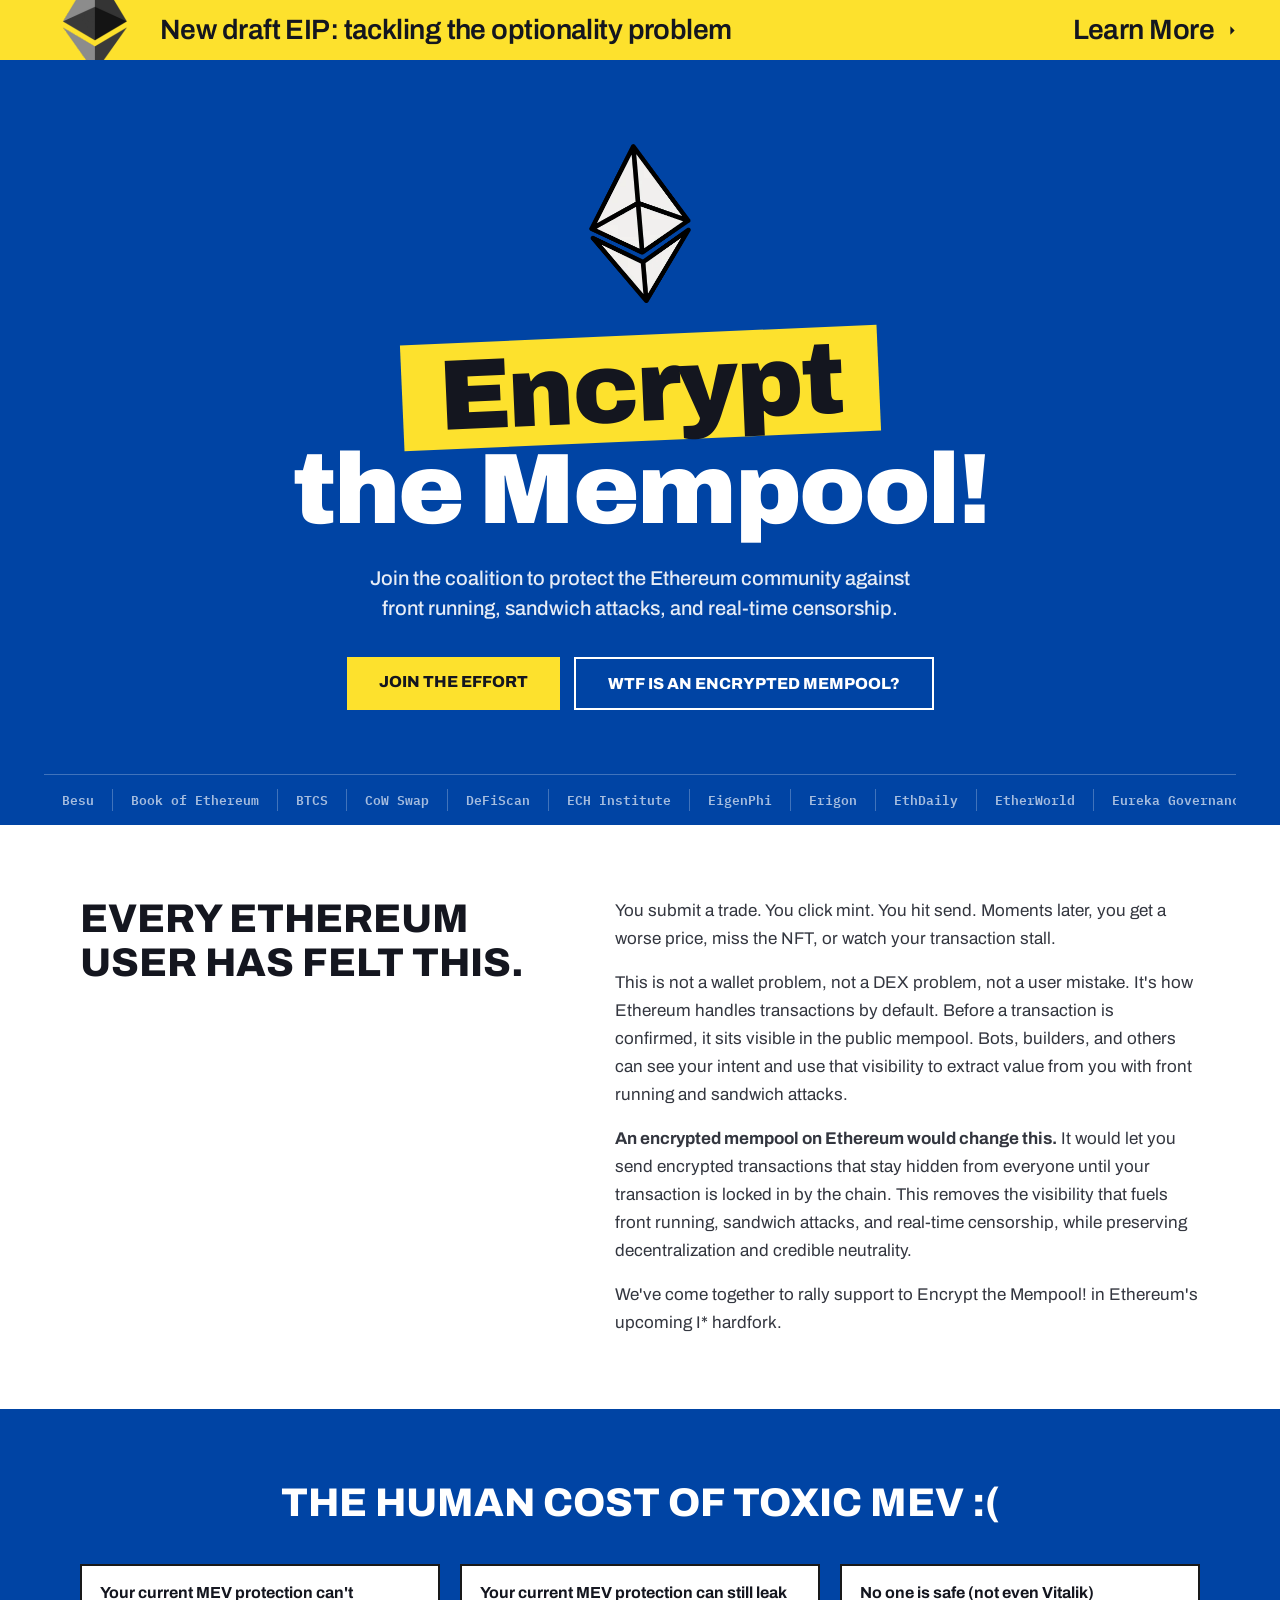
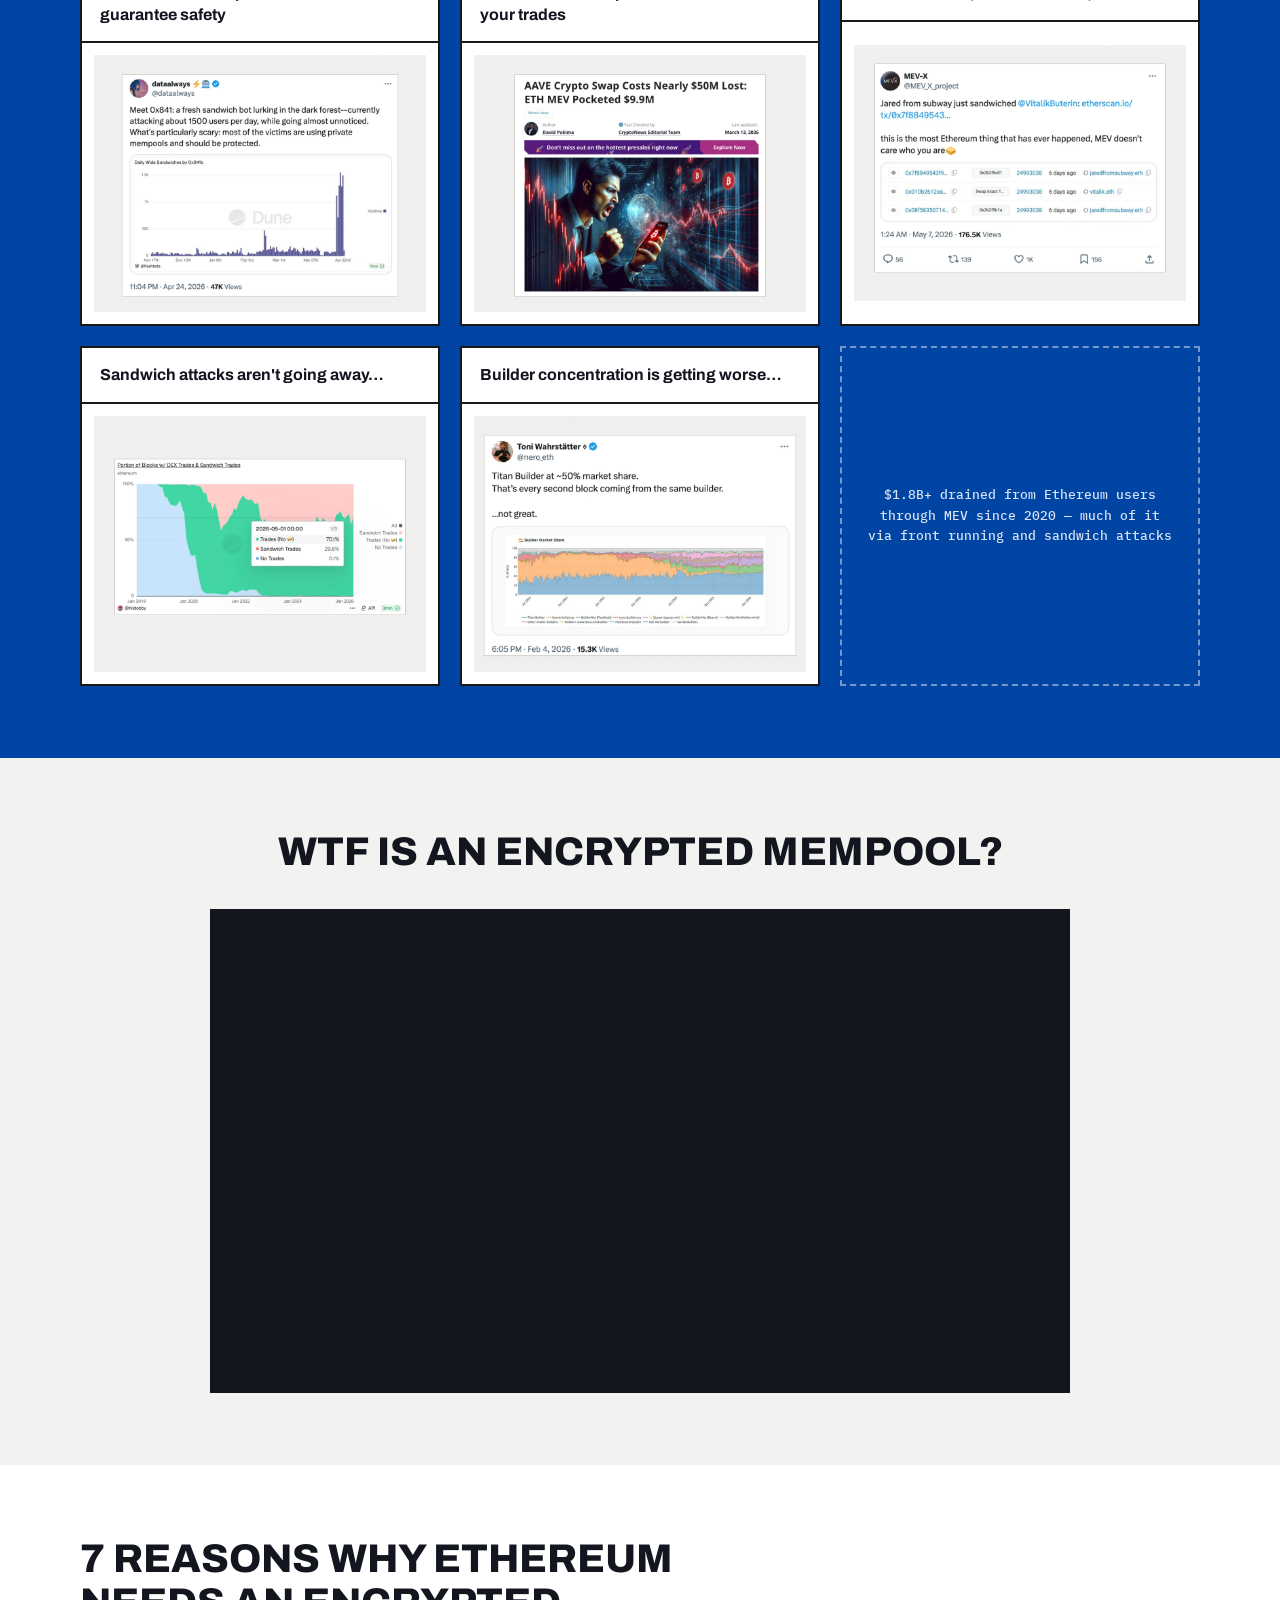
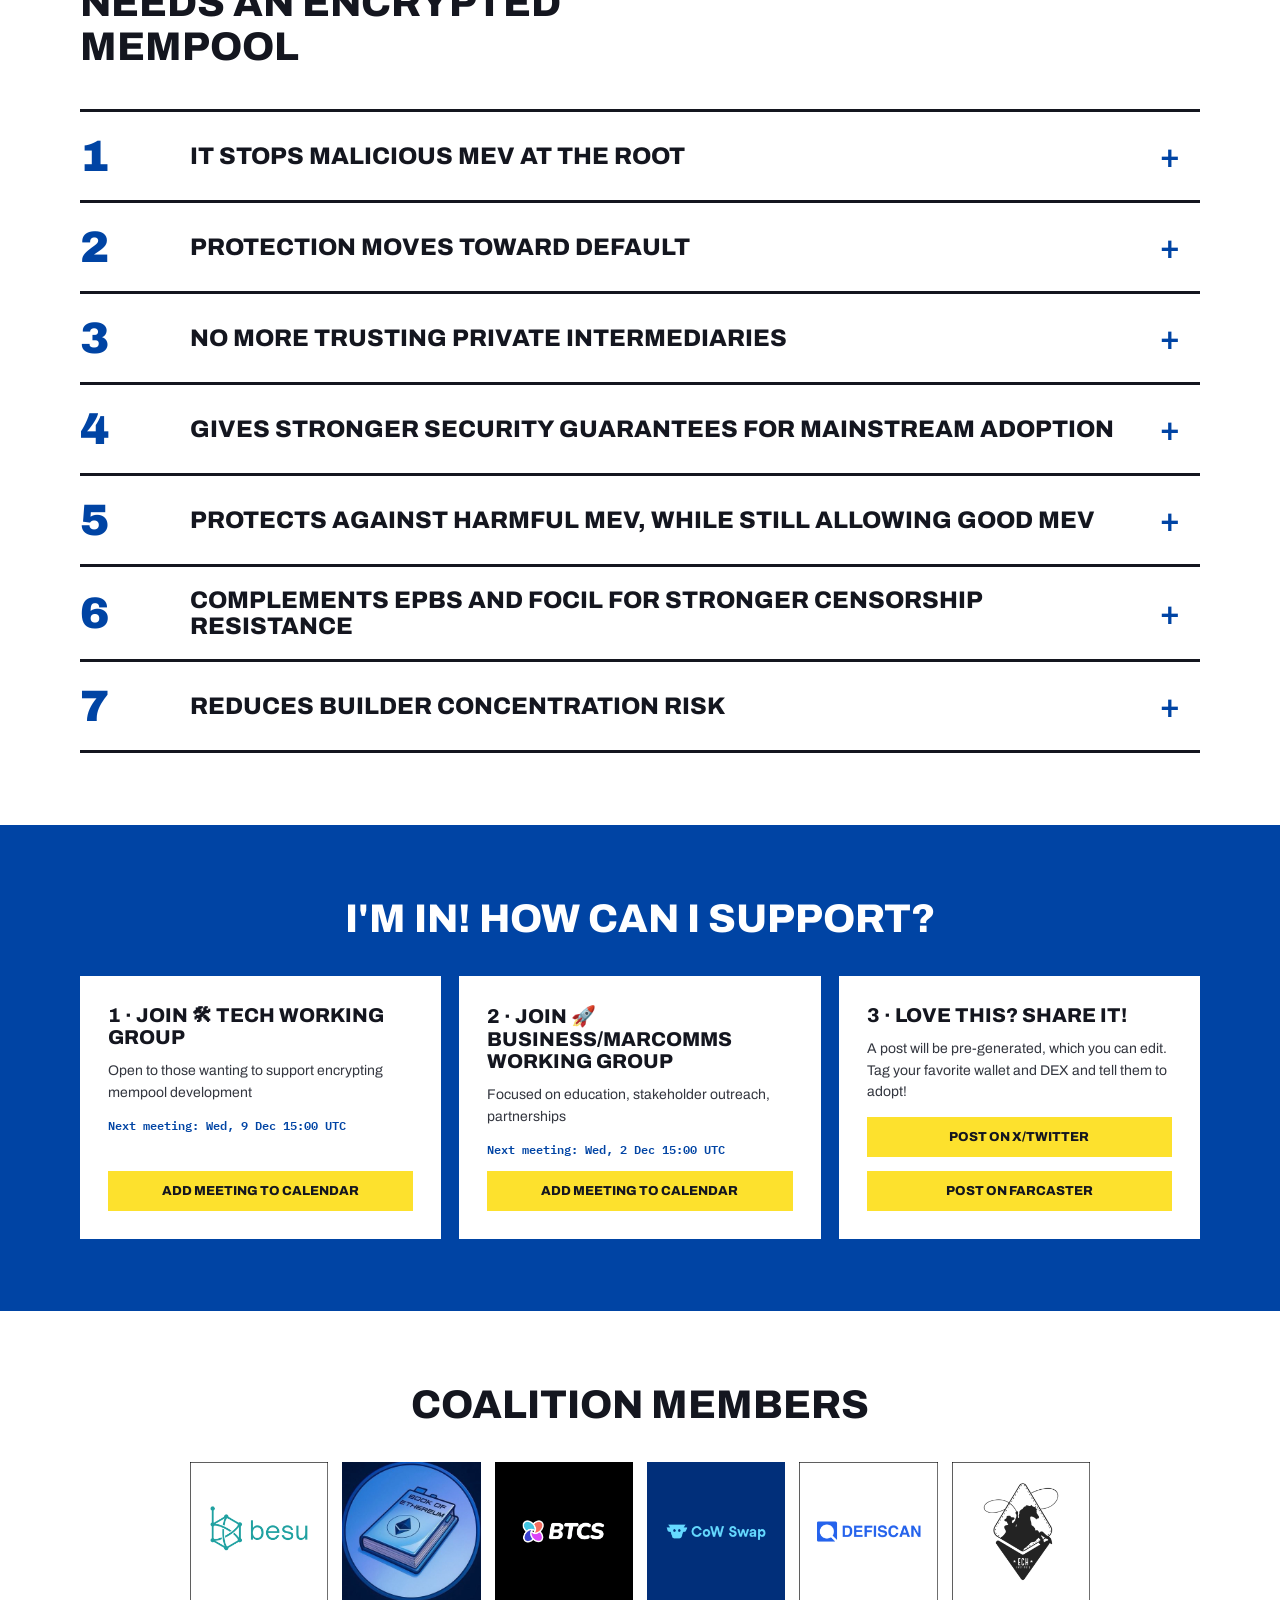
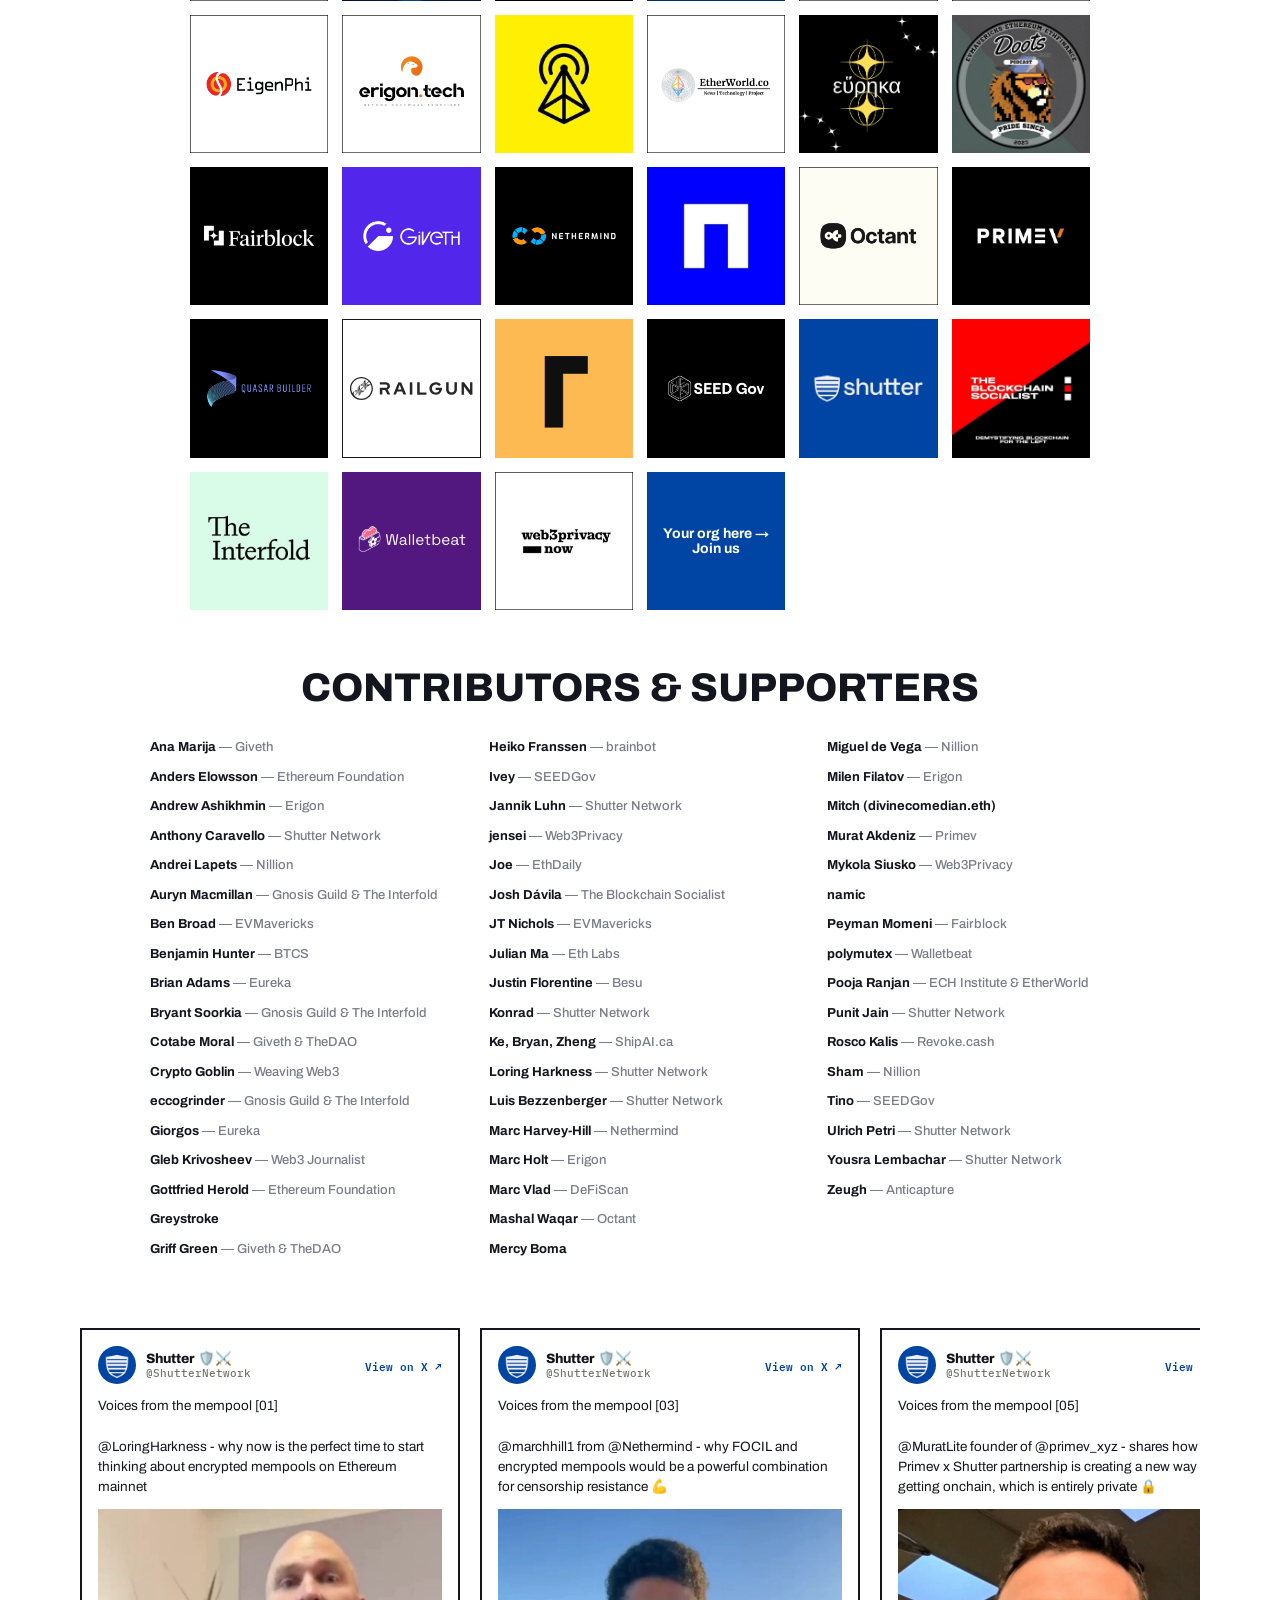
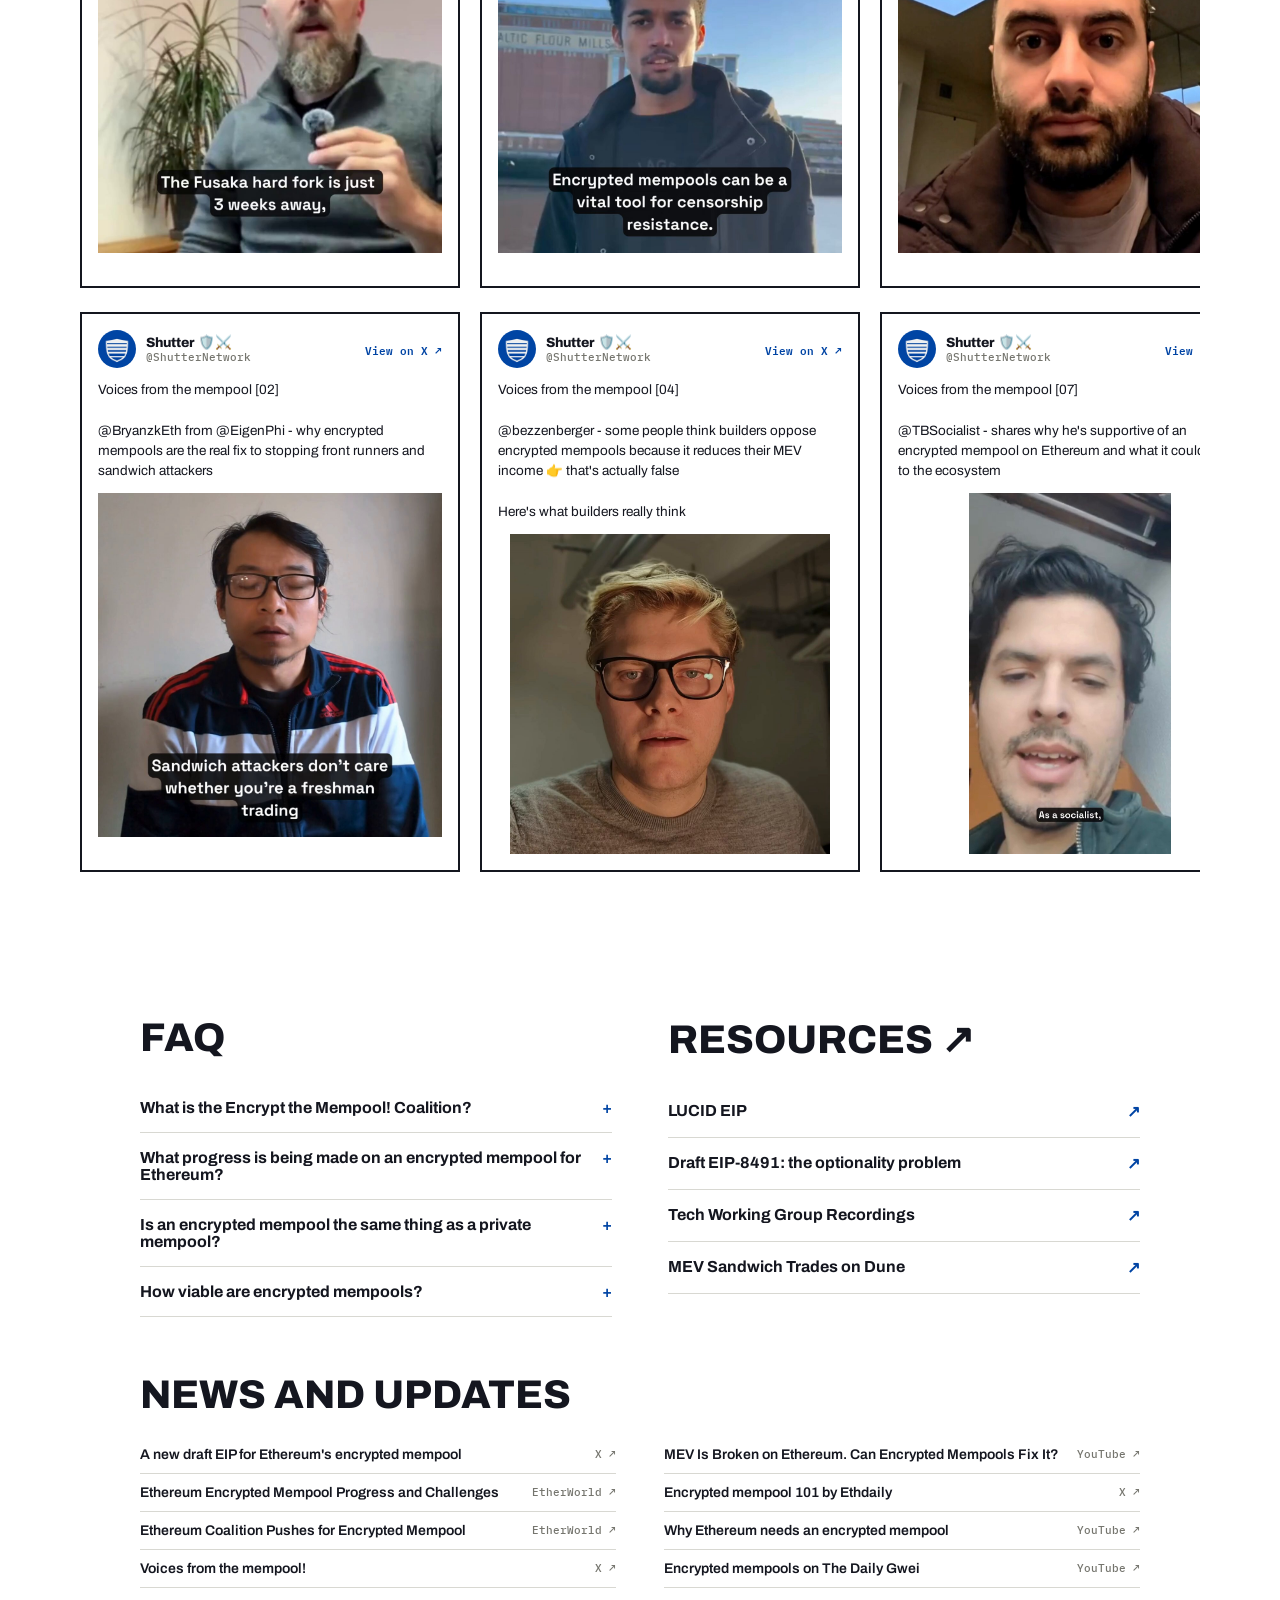
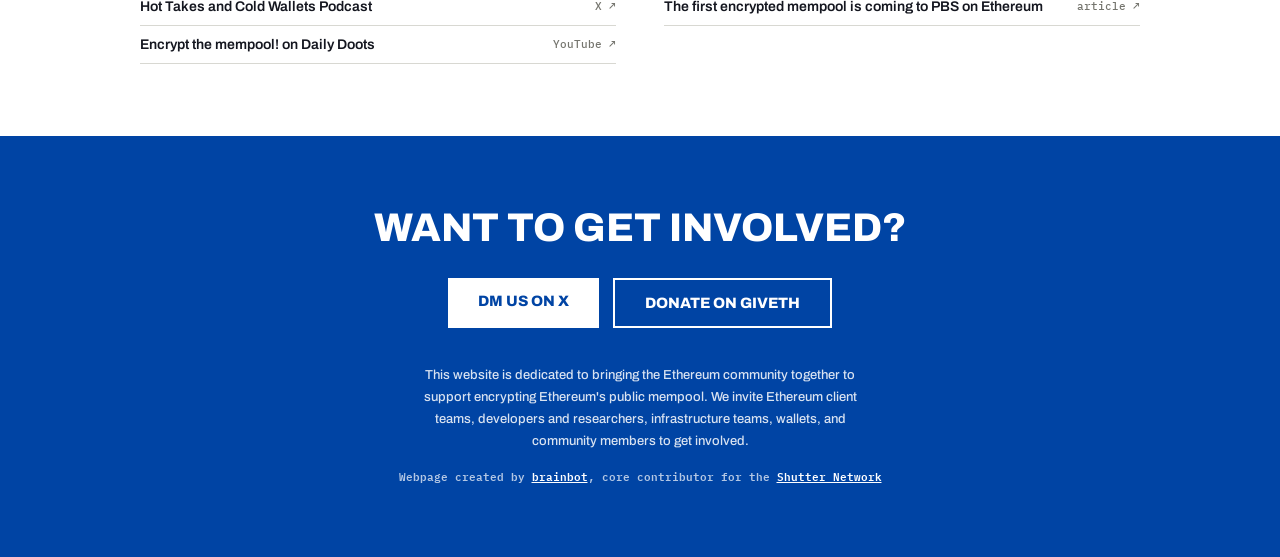
<file: index.html>
<!DOCTYPE html>
<html lang="en">
<head>
  <meta charset="utf-8">
  <meta name="viewport" content="width=device-width, initial-scale=1">
  <title>Encrypt the Mempool!</title>
  <meta name="description" content="Join the coalition to protect the Ethereum community against front running, sandwich attacks, and real-time censorship.">

  <!-- Canonical -->
  <link rel="canonical" href="https://www.encryptedmempool.org/">

  <!-- Open Graph -->
  <meta property="og:type" content="website">
  <meta property="og:url" content="https://www.encryptedmempool.org/">
  <meta property="og:title" content="Encrypt the Mempool!">
  <meta property="og:description" content="Join the coalition to protect the Ethereum community against front running, sandwich attacks, and real-time censorship.">
  <meta property="og:image" content="https://www.encryptedmempool.org/assets/xposts/og-encryptedmempool.png">
  <meta property="og:site_name" content="Encrypt the Mempool!">

  <!-- Twitter / X -->
  <meta name="twitter:card" content="summary_large_image">
  <meta name="twitter:site" content="@encryptmempool">
  <meta name="twitter:title" content="Encrypt the Mempool!">
  <meta name="twitter:description" content="Join the coalition to protect the Ethereum community against front running, sandwich attacks, and real-time censorship.">
  <meta name="twitter:image" content="https://www.encryptedmempool.org/assets/xposts/og-encryptedmempool.png">

  <!-- Favicon -->
  <link rel="icon" type="image/png" href="assets/favicon.png">

  <!-- Matomo: cookieless by default, cookies enabled on consent -->
  <script>
    (function() {
      // The dev server, local builds and staging all serve this same markup, so
      // without a host check every page view during development lands in Matomo.
      // Allowlist the live hostnames rather than blocking localhost, so anything
      // unrecognised (a preview URL, a LAN IP, file://) fails closed. The consent
      // banner is skipped too, since there is nothing to consent to when nothing
      // is tracked.
      var TRACKED_HOSTS = ['encryptedmempool.org', 'www.encryptedmempool.org'];
      if (TRACKED_HOSTS.indexOf(location.hostname) === -1) return;

      var _paq = window._paq = window._paq || [];
      _paq.push(['disableCookies']);
      _paq.push(['trackPageView']);
      _paq.push(['enableLinkTracking']);
      (function() {
        var u = 'https://shutter.matomo.cloud/';
        _paq.push(['setTrackerUrl', u + 'matomo.php']);
        _paq.push(['setSiteId', '10']);
        var d = document, g = d.createElement('script'), s = d.getElementsByTagName('script')[0];
        g.async = true; g.src = 'https://cdn.matomo.cloud/shutter.matomo.cloud/matomo.js';
        s.parentNode.insertBefore(g, s);
      })();

      (function() {
        var CONSENT_KEY = 'etm_analytics_consent';
        var consent = localStorage.getItem(CONSENT_KEY);
        if (consent === 'accepted') {
          _paq.push(['rememberCookieConsentGiven']);
        }
        document.addEventListener('DOMContentLoaded', function() {
          var banner = document.getElementById('etm-consent-banner');
          var acceptBtn = document.getElementById('etm-consent-accept');
          var declineBtn = document.getElementById('etm-consent-decline');
          if (consent === null) {
            banner.removeAttribute('hidden');
          }
          acceptBtn.addEventListener('click', function() {
            localStorage.setItem(CONSENT_KEY, 'accepted');
            banner.setAttribute('hidden', '');
            _paq.push(['rememberCookieConsentGiven']);
          });
          declineBtn.addEventListener('click', function() {
            localStorage.setItem(CONSENT_KEY, 'declined');
            banner.setAttribute('hidden', '');
          });
        });
      })();
    })();
  </script>
  <!-- End Matomo Code -->

  <link rel="stylesheet" href="styles.css?v=20261111b">
</head>
<body>

<!-- ANNOUNCEMENT BAR -->
<a class="announce" href="https://ethereum-magicians.org/t/eip-8491-lucid-key-publisher-priority-lists/30330" target="_blank" rel="noopener"><span class="announce__inner"><span class="announce__left"><span class="announce__img"><img src="assets/eth-banner.png" alt=""></span><span class="announce__text">New draft EIP: tackling the optionality problem</span></span><span class="announce__more">Learn More <svg viewBox="0 0 16 17" fill="none" aria-hidden="true"><path d="M6.38 4.257 10.623 8.5 6.38 12.743Z" fill="currentColor"/></svg></span></span></a>

<!-- HERO -->
<section class="hero" id="hero">
  <div class="hero__inner">
    <img src="assets/eth-diamond.png" alt="Ethereum" class="hero__diamond">
    <h1 class="hero__title">
      <span class="hero__highlight"><span>Encrypt</span></span><br>
      the Mempool!
    </h1>
    <p class="hero__sub">Join the coalition to protect the Ethereum community against front running, sandwich attacks, and real-time censorship.</p>
    <div class="hero__ctas">
      <a href="#support" class="btn btn--yellow">JOIN THE EFFORT</a>
      <a href="#video" class="btn btn--outline">WTF IS AN ENCRYPTED MEMPOOL?</a>
    </div>
  </div>
  <div class="hero__marquee-wrap">
    <div class="hero__marquee">
      <span>Besu</span><span>Book of Ethereum</span><span>BTCS</span><span>CoW Swap</span><span>DeFiScan</span><span>ECH Institute</span><span>EigenPhi</span><span>Erigon</span><span>EthDaily</span><span>EtherWorld</span><span>Eureka Governance</span><span>EVMavericks</span><span>Fairblock</span><span>Giveth</span><span>Nethermind</span><span>Nillion</span><span>Octant</span><span>Primev</span><span>Quasar Builder</span><span>Railgun</span><span>Revoke.cash</span><span>SeedGov</span><span>Shutter</span><span>The Blockchain Socialist</span><span>The Interfold</span><span>Walletbeat</span><span>Web3Privacy Now</span>
      <span>Besu</span><span>Book of Ethereum</span><span>BTCS</span><span>CoW Swap</span><span>DeFiScan</span><span>ECH Institute</span><span>EigenPhi</span><span>Erigon</span><span>EthDaily</span><span>EtherWorld</span><span>Eureka Governance</span><span>EVMavericks</span><span>Fairblock</span><span>Giveth</span><span>Nethermind</span><span>Nillion</span><span>Octant</span><span>Primev</span><span>Quasar Builder</span><span>Railgun</span><span>Revoke.cash</span><span>SeedGov</span><span>Shutter</span><span>The Blockchain Socialist</span><span>The Interfold</span><span>Walletbeat</span><span>Web3Privacy Now</span>
    </div>
  </div>
</section>

<!-- PROBLEM -->
<section class="problem" id="problem">
  <div class="problem__inner">
    <div class="problem__headline">Every Ethereum user has felt this.</div>
    <div class="problem__body">
      <p>You submit a trade. You click mint. You hit send. Moments later, you get a worse price, miss the NFT, or watch your transaction stall.</p>
      <p>This is not a wallet problem, not a DEX problem, not a user mistake. It's how Ethereum handles transactions by default. Before a transaction is confirmed, it sits visible in the public mempool. Bots, builders, and others can see your intent and use that visibility to extract value from you with front running and sandwich attacks.</p>
      <p><strong>An encrypted mempool on Ethereum would change this.</strong> It would let you send encrypted transactions that stay hidden from everyone until your transaction is locked in by the chain. This removes the visibility that fuels front running, sandwich attacks, and real-time censorship, while preserving decentralization and credible neutrality.</p>
      <p>We've come together to rally support to Encrypt the Mempool! in Ethereum's upcoming I* hardfork.</p>
    </div>
  </div>
</section>

<!-- EVIDENCE -->
<section class="evidence" id="evidence">
  <div class="evidence__inner">
    <h2 class="evidence__title">The Human Cost of Toxic MEV :(</h2>
    <div class="evidence__grid">
      <div class="evidence__card">
        <div class="evidence__card-title">Your current MEV protection can't guarantee safety</div>
        <div class="evidence__card-img"><img src="assets/ev-601127_224357-crop.png" alt="Your current MEV protection can't guarantee safety"></div>
      </div>
      <div class="evidence__card">
        <div class="evidence__card-title">Your current MEV protection can still leak your trades</div>
        <div class="evidence__card-img"><img src="assets/ev-614583_415669-crop.png" alt="Your current MEV protection can still leak your trades"></div>
      </div>
      <div class="evidence__card">
        <div class="evidence__card-title">No one is safe (not even Vitalik)</div>
        <div class="evidence__card-img"><img src="assets/ev-470245_625366-crop.png" alt="No one is safe (not even Vitalik)"></div>
      </div>
      <div class="evidence__card">
        <div class="evidence__card-title">Sandwich attacks aren't going away…</div>
        <div class="evidence__card-img"><img src="assets/ev-303671_423222-crop.png" alt="Sandwich attacks aren't going away"></div>
      </div>
      <div class="evidence__card">
        <div class="evidence__card-title">Builder concentration is getting worse…</div>
        <div class="evidence__card-img"><img src="assets/ev-924926_356800-crop.png" alt="Builder concentration is getting worse"></div>
      </div>
      <div class="evidence__stat">$1.8B+ drained from Ethereum users through MEV since 2020 — much of it via front running and sandwich attacks</div>
    </div>
  </div>
</section>

<!-- VIDEO -->
<section class="video-section" id="video">
  <div class="video-section__inner">
    <h2 class="video-section__title">WTF is an Encrypted Mempool?</h2>
    <div class="video-section__frame">
      <iframe src="https://www.youtube.com/embed/KTsLMTqux1s" title="WTF is an Encrypted Mempool?" allow="accelerometer; autoplay; clipboard-write; encrypted-media; gyroscope; picture-in-picture; web-share" allowfullscreen></iframe>
    </div>
  </div>
</section>

<!-- 7 REASONS -->
<section class="reasons" id="reasons">
  <div class="reasons__inner">
    <h2 class="reasons__title">7 Reasons Why Ethereum Needs an Encrypted Mempool</h2>
    <div class="reasons__list">

      <div class="reasons__item">
        <button class="reasons__trigger">
          <span class="reasons__num">1</span>
          <span class="reasons__label">It stops malicious MEV at the root</span>
          <span class="reasons__sym">+</span>
        </button>
        <div class="reasons__body">
          <p>Since 2020, more than $1.8 billion has been drained from Ethereum users through MEV, much of it from malicious tactics like front running and sandwich attacks. Encrypted mempools hide transaction contents until ordering is fixed, removing the visibility that attackers rely on. This makes front running much more difficult.</p>
        </div>
      </div>

      <div class="reasons__item">
        <button class="reasons__trigger">
          <span class="reasons__num">2</span>
          <span class="reasons__label">Protection moves toward default</span>
          <span class="reasons__sym">+</span>
        </button>
        <div class="reasons__body">
          <p>Today, users must hunt for protected DEXs, special wallets, or custom RPCs for malicious MEV protection. As a result, protection is fragmented and can be missed, especially by newcomers.</p>
          <p>In the long run, a native encrypted mempool moves Ethereum toward a future where users are protected against front running, sandwich attacks, and real-time censorship by default.</p>
          <p>In the near term, this EIP enables wallets to give their users this protection, without relying on private infrastructure or trusted intermediaries that introduce additional risk.</p>
        </div>
      </div>

      <div class="reasons__item">
        <button class="reasons__trigger">
          <span class="reasons__num">3</span>
          <span class="reasons__label">No more trusting private intermediaries</span>
          <span class="reasons__sym">+</span>
        </button>
        <div class="reasons__body">
          <p>Private mempools, commonly used via private RPCs, are a popular way Ethereum users protect themselves against toxic MEV. But they still rely on a small group of operators who can see your transaction and must be trusted not to attack it. That visibility creates a real point of failure.</p>
          <p>By contrast, encrypted mempools keep transactions hidden from everyone. No operator, partner, future sequencer, or infrastructure provider can see transactions until it's confirmed.</p>
          <p>Learn more about the difference between private mempools and encryption mempools.</p>
        </div>
      </div>

      <div class="reasons__item">
        <button class="reasons__trigger">
          <span class="reasons__num">4</span>
          <span class="reasons__label">Gives stronger security guarantees for mainstream adoption</span>
          <span class="reasons__sym">+</span>
        </button>
        <div class="reasons__body">
          <p>Serious liquidity and institutional users need confidence that their transactions cannot be exploited.</p>
          <p>Encrypted mempools reduce reliance on trusted intermediaries and address concerns that previously hampered Ethereum adoption.</p>
          <p>This is the level of protection Ethereum needs.</p>
        </div>
      </div>

      <div class="reasons__item">
        <button class="reasons__trigger">
          <span class="reasons__num">5</span>
          <span class="reasons__label">Protects against harmful MEV, while still allowing good MEV</span>
          <span class="reasons__sym">+</span>
        </button>
        <div class="reasons__body">
          <p>Not all MEV is bad. Encrypted mempools protect against front running and sandwich attacks (which is generally considered to be the major source of bad MEV), while still allowing arbitrage, liquidations, and back-running which is considered good MEV.</p>
          <p>Learn more about the difference between good and bad MEV.</p>
        </div>
      </div>

      <div class="reasons__item">
        <button class="reasons__trigger">
          <span class="reasons__num">6</span>
          <span class="reasons__label">Complements ePBS and FOCIL for stronger censorship resistance</span>
          <span class="reasons__sym">+</span>
        </button>
        <div class="reasons__body">
          <p>Now that ePBS and FOCIL are on the Ethereum roadmap, encrypted mempools can join them to create a powerful protection system. Together they create a strong, three-part defense against censorship, making sure your transaction is included on time and cannot be filtered or delayed.</p>
          <p>Learn more about the Holy Trinity for Censorship Resistance on Ethereum (FOCIL x ePBS x Encrypted Mempools).</p>
        </div>
      </div>

      <div class="reasons__item">
        <button class="reasons__trigger">
          <span class="reasons__num">7</span>
          <span class="reasons__label">Reduces builder concentration risk</span>
          <span class="reasons__sym">+</span>
        </button>
        <div class="reasons__body">
          <p>Today most Ethereum blocks are built by a few high performance builders who gain early access to transaction contents. This concentration reduces Ethereum's censorship resistance guarantees. Encrypted mempools are a countermeasure that enables users to hide transaction content from builders and thereby make censorship much more difficult.</p>
        </div>
      </div>

    </div>
  </div>
</section>

<!-- HOW TO SUPPORT -->
<section class="support" id="support">
  <div class="support__inner">
    <h2 class="support__title">I'm in! How Can I Support?</h2>
    <div class="support__grid">

      <div class="support__card">
        <div class="support__card-title">1 · Join 🛠 Tech Working Group</div>
        <div class="support__card-desc">Open to those wanting to support encrypting mempool development</div>
        <div class="support__card-date">Next meeting: Wed, 9 Dec 15:00 UTC</div>
        <a href="https://github.com/ethereum/pm/issues/2300" class="btn btn--yellow" target="_blank" rel="noopener">ADD MEETING TO CALENDAR</a>
      </div>

      <div class="support__card">
        <div class="support__card-title">2 · Join 🚀 Business/Marcomms Working Group</div>
        <div class="support__card-desc">Focused on education, stakeholder outreach, partnerships</div>
        <div class="support__card-date">Next meeting: Wed, 2 Dec 15:00 UTC</div>
        <a href="https://github.com/shutter-network/encrypted-mempool-pm/issues/17" class="btn btn--yellow" target="_blank" rel="noopener">ADD MEETING TO CALENDAR</a>
      </div>

      <div class="support__card">
        <div class="support__card-title">3 · Love this? Share it!</div>
        <div class="support__card-desc">A post will be pre-generated, which you can edit. Tag your favorite wallet and DEX and tell them to adopt!</div>
        <a href="https://x.com/intent/post?text=Encrypt%20the%20mempool%21%0A%0AIt%27s%20time%20to%20protect%20Ethereum%20users%20from%20toxic%20MEV%20and%20real-time%20censorship.%0A%0AHelp%20bring%20encrypted%20mempools%20to%20Ethereum%20in%20the%20upcoming%20I%2A%20hardfork.%0A%0AJoin%20the%20coalition%3A%0Ahttps%3A%2F%2Fwww.encryptedmempool.org%2F" class="btn btn--yellow" target="_blank" rel="noopener">POST ON X/TWITTER</a>
        <a href="https://farcaster.xyz/~/compose?text=Encrypt%20the%20mempool%21%0A%0AIt%27s%20time%20to%20protect%20Ethereum%20users%20from%20toxic%20MEV%20and%20real-time%20censorship.%0A%0AHelp%20bring%20encrypted%20mempools%20to%20Ethereum%20in%20the%20upcoming%20I%2A%20hardfork.%0A%0AJoin%20the%20coalition%3A%0Ahttps%3A%2F%2Fwww.encryptedmempool.org%2F" class="btn btn--yellow" target="_blank" rel="noopener">POST ON FARCASTER</a>
      </div>

    </div>
  </div>
</section>

<!-- COALITION -->
<section class="coalition" id="coalition">
  <div class="coalition__inner">
    <h2 class="coalition__title">Coalition Members</h2>
    <div class="coalition__grid">
      <a href="https://besu.hyperledger.org/" title="Besu" target="_blank" rel="noopener"><img src="assets/logos/besu.png" alt="Besu"></a>
      <a href="https://x.com/Bookof_Eth" title="Book of Ethereum" target="_blank" rel="noopener"><img src="assets/logos/bookofethereum.jpg" alt="Book of Ethereum"></a>
      <a href="https://www.btcs.com/builder/" title="BTCS" target="_blank" rel="noopener"><img src="assets/logos/btcs.png" alt="BTCS"></a>
      <a href="https://swap.cow.fi/" title="CoW Swap" target="_blank" rel="noopener"><img src="assets/logos/cowswap.png" alt="CoW Swap"></a>
      <a href="https://www.defiscan.info/" title="DeFiScan" target="_blank" rel="noopener"><img src="assets/logos/defiscan.png" alt="DeFiScan"></a>
      <a href="https://echinstitute.org/" title="ECH Institute" target="_blank" rel="noopener"><img src="assets/logos/ech.png" alt="ECH Institute"></a>
      <a href="https://eigenphi.io/" title="EigenPhi" target="_blank" rel="noopener"><img src="assets/logos/eigenphi.png" alt="EigenPhi"></a>
      <a href="https://erigon.tech/" title="Erigon" target="_blank" rel="noopener"><img src="assets/logos/erigon.png" alt="Erigon"></a>
      <a href="https://ethdaily.io/" title="EthDaily" target="_blank" rel="noopener"><img src="assets/logos/ethdaily.png" alt="EthDaily"></a>
      <a href="https://etherworld.co/" title="EtherWorld" target="_blank" rel="noopener"><img src="assets/logos/etherworld.png" alt="EtherWorld"></a>
      <a href="https://x.com/eurekagov" title="Eureka Governance" target="_blank" rel="noopener"><img src="assets/logos/eureka.jpg" alt="Eureka Governance"></a>
      <a href="https://dailydoots.com/" title="EVMavericks" target="_blank" rel="noopener"><img src="assets/logos/evmavericks.png" alt="EVMavericks"></a>
      <a href="https://www.fairblock.network/" title="Fairblock" target="_blank" rel="noopener"><img src="assets/logos/fairblock.png" alt="Fairblock"></a>
      <a href="https://giveth.io/" title="Giveth" target="_blank" rel="noopener"><img src="assets/logos/giveth.png" alt="Giveth"></a>
      <a href="https://www.nethermind.io/" title="Nethermind" target="_blank" rel="noopener"><img src="assets/logos/nethermind.png" alt="Nethermind"></a>
      <a href="https://nillion.com/" title="Nillion" target="_blank" rel="noopener"><img src="assets/logos/nillion.png" alt="Nillion"></a>
      <a href="https://octant.app/dashboard" title="Octant" target="_blank" rel="noopener"><img src="assets/logos/octant.png" alt="Octant"></a>
      <a href="https://www.primev.xyz/" title="Primev" target="_blank" rel="noopener"><img src="assets/logos/primev.png" alt="Primev"></a>
      <a href="https://quasar.win/" title="Quasar Builder" target="_blank" rel="noopener"><img src="assets/logos/quasar.png" alt="Quasar Builder"></a>
      <a href="https://railgun.org/" title="Railgun" target="_blank" rel="noopener"><img src="assets/logos/railgun.svg" alt="Railgun"></a>
      <a href="https://revoke.cash/" title="Revoke.cash" target="_blank" rel="noopener"><img src="assets/logos/revoke.jpg" alt="Revoke.cash"></a>
      <a href="https://seedgov.org/" title="SeedGov" target="_blank" rel="noopener"><img src="assets/logos/seedgov.png" alt="SeedGov"></a>
      <a href="https://www.shutter.network/" title="Shutter" target="_blank" rel="noopener"><img src="assets/logos/shutter.png" alt="Shutter"></a>
      <a href="https://theblockchainsocialist.com/" title="The Blockchain Socialist" target="_blank" rel="noopener"><img src="assets/logos/tbs.png" alt="The Blockchain Socialist"></a>
      <a href="https://www.theinterfold.com/" title="The Interfold" target="_blank" rel="noopener"><img src="assets/logos/interfold.png" alt="The Interfold"></a>
      <a href="https://beta.walletbeat.eth.limo/" title="Walletbeat" target="_blank" rel="noopener"><img src="assets/logos/walletbeat.png" alt="Walletbeat"></a>
      <a href="https://web3privacy.info/" title="Web3Privacy Now" target="_blank" rel="noopener"><img src="assets/logos/w3pn.png" alt="Web3Privacy Now"></a>
      <div class="coalition__join">Your org here → Join us</div>
    </div>

    <div class="contributors">
      <div class="contributors__title">Contributors &amp; Supporters</div>
      <div class="contributors__list">
        <div class="contributors__item">Ana Marija<span> — Giveth</span></div>
        <div class="contributors__item"><a href="https://x.com/weboftrees/status/2034268464374788169" target="_blank" rel="noopener">Anders Elowsson</a> <span>— Ethereum Foundation</span></div>
        <div class="contributors__item">Andrew Ashikhmin<span> — Erigon</span></div>
        <div class="contributors__item"><a href="https://x.com/acaravello/status/2054777974449115264" target="_blank" rel="noopener">Anthony Caravello</a> <span>— Shutter Network</span></div>
        <div class="contributors__item">Andrei Lapets<span> — Nillion</span></div>
        <div class="contributors__item"><a href="https://x.com/ShutterNetwork/status/2047356034964926772" target="_blank" rel="noopener">Auryn Macmillan</a> <span>— Gnosis Guild &amp; The Interfold</span></div>
        <div class="contributors__item"><a href="https://farcaster.xyz/bbroad/0x91b9345a" target="_blank" rel="noopener">Ben Broad</a> <span>— EVMavericks</span></div>
        <div class="contributors__item">Benjamin Hunter<span> — BTCS</span></div>
        <div class="contributors__item">Brian Adams<span> — Eureka</span></div>
        <div class="contributors__item">Bryant Soorkia<span> — Gnosis Guild &amp; The Interfold</span></div>
        <div class="contributors__item"><a href="https://x.com/ShutterNetwork/status/2048872149385932862" target="_blank" rel="noopener">Cotabe Moral</a> <span>— Giveth &amp; TheDAO</span></div>
        <div class="contributors__item"><a href="https://x.com/ShutterNetwork/status/2021147866027442644" target="_blank" rel="noopener">Crypto Goblin</a> <span>— Weaving Web3</span></div>
        <div class="contributors__item">eccogrinder<span> — Gnosis Guild &amp; The Interfold</span></div>
        <div class="contributors__item">Giorgos<span> — Eureka</span></div>
        <div class="contributors__item"><a href="https://cointelegraph.com/research/eip-8105-a-new-design-for-ethereums-encrypted-mempool" target="_blank" rel="noopener">Gleb Krivosheev</a> <span>— Web3 Journalist</span></div>
        <div class="contributors__item">Gottfried Herold<span> — Ethereum Foundation</span></div>
        <div class="contributors__item">Greystroke</div>
        <div class="contributors__item"><a href="https://x.com/ShutterNetwork/status/2043656202161172546" target="_blank" rel="noopener">Griff Green</a> <span>— Giveth &amp; TheDAO</span></div>
        <div class="contributors__item">Heiko Franssen<span> — brainbot</span></div>
        <div class="contributors__item">Ivey<span> — SEEDGov</span></div>
        <div class="contributors__item"><a href="https://ethereum-magicians.org/t/hegota-headliner-proposal-eip-8105-universal-enshrined-encrypted-mempool-eem/27448" target="_blank" rel="noopener">Jannik Luhn</a> <span>— Shutter Network</span></div>
        <div class="contributors__item">jensei<span> — Web3Privacy</span></div>
        <div class="contributors__item"><a href="https://x.com/ethdaily/status/2065100648706925007" target="_blank" rel="noopener">Joe</a> <span>— EthDaily</span></div>
        <div class="contributors__item"><a href="https://x.com/ShutterNetwork/status/2013932133111222304" target="_blank" rel="noopener">Josh Dávila</a> <span>— The Blockchain Socialist</span></div>
        <div class="contributors__item"><a href="https://x.com/ProDJKC/status/2065078992487542943" target="_blank" rel="noopener">JT Nichols</a> <span>— EVMavericks</span></div>
        <div class="contributors__item"><a href="https://x.com/_julianma/status/2032067843635007508" target="_blank" rel="noopener">Julian Ma</a> <span>— Eth Labs</span></div>
        <div class="contributors__item"><a href="https://x.com/ShutterNetwork/status/2024543383445000249" target="_blank" rel="noopener">Justin Florentine</a> <span>— Besu</span></div>
        <div class="contributors__item">Konrad<span> — Shutter Network</span></div>
        <div class="contributors__item"><a href="https://x.com/ShutterNetwork/status/1992907186176147902" target="_blank" rel="noopener">Ke, Bryan, Zheng</a> <span>— ShipAI.ca</span></div>
        <div class="contributors__item"><a href="https://x.com/ShutterNetwork/status/1991802427499319543" target="_blank" rel="noopener">Loring Harkness</a> <span>— Shutter Network</span></div>
        <div class="contributors__item"><a href="https://x.com/ShutterNetwork/status/1998050711226220690" target="_blank" rel="noopener">Luis Bezzenberger</a> <span>— Shutter Network</span></div>
        <div class="contributors__item"><a href="https://x.com/ShutterNetwork/status/1996173315933909127" target="_blank" rel="noopener">Marc Harvey-Hill</a> <span>— Nethermind</span></div>
        <div class="contributors__item">Marc Holt<span> — Erigon</span></div>
        <div class="contributors__item">Marc Vlad<span> — DeFiScan</span></div>
        <div class="contributors__item">Mashal Waqar<span> — Octant</span></div>
        <div class="contributors__item">Mercy Boma</div>
        <div class="contributors__item">Miguel de Vega<span> — Nillion</span></div>
        <div class="contributors__item">Milen Filatov<span> — Erigon</span></div>
        <div class="contributors__item"><a href="https://x.com/divine_comedian" target="_blank" rel="noopener">Mitch (divinecomedian.eth)</a></div>
        <div class="contributors__item"><a href="https://x.com/ShutterNetwork/status/2001576216453841006" target="_blank" rel="noopener">Murat Akdeniz</a> <span>— Primev</span></div>
        <div class="contributors__item">Mykola Siusko<span> — Web3Privacy</span></div>
        <div class="contributors__item">namic</div>
        <div class="contributors__item"><a href="https://x.com/Pememoni/status/2020143930008879263" target="_blank" rel="noopener">Peyman Momeni</a> <span>— Fairblock</span></div>
        <div class="contributors__item"><a href="https://x.com/polymutex/status/2066883540495519924" target="_blank" rel="noopener">polymutex</a> <span>— Walletbeat</span></div>
        <div class="contributors__item">Pooja Ranjan<span> — ECH Institute &amp; EtherWorld</span></div>
        <div class="contributors__item">Punit Jain<span> — Shutter Network</span></div>
        <div class="contributors__item">Rosco Kalis<span> — Revoke.cash</span></div>
        <div class="contributors__item">Sham<span> — Nillion</span></div>
        <div class="contributors__item"><a href="https://x.com/ShutterNetwork/status/2067217292157657207" target="_blank" rel="noopener">Tino</a> <span>— SEEDGov</span></div>
        <div class="contributors__item">Ulrich Petri<span> — Shutter Network</span></div>
        <div class="contributors__item">Yousra Lembachar<span> — Shutter Network</span></div>
        <div class="contributors__item">Zeugh<span> — Anticapture</span></div>
      </div>
    </div>

    <!-- TWEET CAROUSELS -->
    <div class="tweets">
      <!-- Row A: forward -->
      <div class="tweets__row">
        <div class="tweets__track tweets__track--fwd">
          <!-- Set A -->
          <a href="https://x.com/ShutterNetwork/status/1991802427499319543" class="tweet-card" target="_blank" rel="noopener">
            <div class="tweet-card__header"><img class="tweet-card__av" src="assets/xposts/av-1991802427499319543.jpg" alt=""><div><div class="tweet-card__author">Shutter 🛡️⚔️</div><div class="tweet-card__handle">@ShutterNetwork</div></div><span class="tweet-card__view">View on X ↗</span></div>
            <div class="tweet-card__text">Voices from the mempool [01]&#10;&#10;@LoringHarkness - why now is the perfect time to start thinking about encrypted mempools on Ethereum mainnet</div>
            <div class="tweet-card__img"><img src="assets/xposts/1991802427499319543.jpg" alt=""></div>
          </a>
          <a href="https://x.com/ShutterNetwork/status/1996173315933909127" class="tweet-card" target="_blank" rel="noopener">
            <div class="tweet-card__header"><img class="tweet-card__av" src="assets/xposts/av-1996173315933909127.jpg" alt=""><div><div class="tweet-card__author">Shutter 🛡️⚔️</div><div class="tweet-card__handle">@ShutterNetwork</div></div><span class="tweet-card__view">View on X ↗</span></div>
            <div class="tweet-card__text">Voices from the mempool [03]&#10;&#10;@marchhill1 from @Nethermind - why FOCIL and encrypted mempools would be a powerful combination for censorship resistance 💪</div>
            <div class="tweet-card__img"><img src="assets/xposts/1996173315933909127.jpg" alt=""></div>
          </a>
          <a href="https://x.com/ShutterNetwork/status/2001576216453841006" class="tweet-card" target="_blank" rel="noopener">
            <div class="tweet-card__header"><img class="tweet-card__av" src="assets/xposts/av-2001576216453841006.jpg" alt=""><div><div class="tweet-card__author">Shutter 🛡️⚔️</div><div class="tweet-card__handle">@ShutterNetwork</div></div><span class="tweet-card__view">View on X ↗</span></div>
            <div class="tweet-card__text">Voices from the mempool [05]&#10;&#10;@MuratLite founder of @primev_xyz - shares how the Primev x Shutter partnership is creating a new way of getting onchain, which is entirely private 🔒</div>
            <div class="tweet-card__img"><img src="assets/xposts/2001576216453841006.jpg" alt=""></div>
          </a>
          <a href="https://x.com/ShutterNetwork/status/2021147866027442644" class="tweet-card" target="_blank" rel="noopener">
            <div class="tweet-card__header"><img class="tweet-card__av" src="assets/xposts/av-2021147866027442644.jpg" alt=""><div><div class="tweet-card__author">Shutter 🛡️⚔️</div><div class="tweet-card__handle">@ShutterNetwork</div></div><span class="tweet-card__view">View on X ↗</span></div>
            <div class="tweet-card__text">Voices from the mempool [08]&#10;&#10;@Crypto_Goblinz - calls for security and order in the Ethereum galaxy by encrypting the mempool&#10;&#10;Let's do it for the normies and everybody else</div>
            <div class="tweet-card__img"><img src="assets/xposts/2021147866027442644.jpg" alt=""></div>
          </a>
          <a href="https://x.com/ShutterNetwork/status/2043656202161172546" class="tweet-card" target="_blank" rel="noopener">
            <div class="tweet-card__header"><img class="tweet-card__av" src="assets/xposts/av-2043656202161172546.jpg" alt=""><div><div class="tweet-card__author">Shutter 🛡️⚔️</div><div class="tweet-card__handle">@ShutterNetwork</div></div><span class="tweet-card__view">View on X ↗</span></div>
            <div class="tweet-card__text">Voices from the Mempool [11]&#10;&#10;@griffgreen knows that crypto is an adversarial environment and that encrypted mempools make crypto more usable for normal people</div>
            <div class="tweet-card__img"><img src="assets/xposts/2043656202161172546.jpg" alt=""></div>
          </a>
          <a href="https://x.com/ShutterNetwork/status/2048872149385932862" class="tweet-card" target="_blank" rel="noopener">
            <div class="tweet-card__header"><img class="tweet-card__av" src="assets/xposts/av-2048872149385932862.jpg" alt=""><div><div class="tweet-card__author">Shutter 🛡️⚔️</div><div class="tweet-card__handle">@ShutterNetwork</div></div><span class="tweet-card__view">View on X ↗</span></div>
            <div class="tweet-card__text">Voices from the Mempool [13]&#10;&#10;@Cotabe_M is bullish on encrypted mempools 🔥&#10;&#10;They are the key to stopping the sandwich attacks plaguing Ethereum and finally restoring fairness for users</div>
            <div class="tweet-card__img"><img src="assets/xposts/2048872149385932862.jpg" alt=""></div>
          </a>
          <a href="https://x.com/ShutterNetwork/status/2067217292157657207" class="tweet-card" target="_blank" rel="noopener">
            <div class="tweet-card__header"><img class="tweet-card__av" src="assets/xposts/av-2067217292157657207.jpg" alt=""><div><div class="tweet-card__author">Shutter 🛡️⚔️</div><div class="tweet-card__handle">@ShutterNetwork</div></div><span class="tweet-card__view">View on X ↗</span></div>
            <div class="tweet-card__text">Voices from the Mempool [14]&#10;&#10;Encrypt the Mempool! Coalition member @Cryp_tino (@SEEDGov) explains the visibility problem on Ethereum's unencrypted public mempool and shares difference between good and bad MEV</div>
            <div class="tweet-card__img"><img src="assets/xposts/2067217292157657207.jpg" alt=""></div>
          </a>
          <a href="https://x.com/acaravello/status/2054777974449115264" class="tweet-card" target="_blank" rel="noopener">
            <div class="tweet-card__header"><img class="tweet-card__av" src="assets/xposts/av-2054777974449115264.jpg" alt=""><div><div class="tweet-card__author">Anthony Caravello</div><div class="tweet-card__handle">@acaravello</div></div><span class="tweet-card__view">View on X ↗</span></div>
            <div class="tweet-card__text">What did we learn the past 2 months about toxic MEV?&#10;&#10;1. you can still be attacked using MEV protection&#10;2. your transactions could still be leaked&#10;3. other chains are racing to encrypt their mempools&#10;&#10;It's time we end toxic MEV on Ethereum&#10;Encrypt the mempool!</div>
          </a>
          <a href="https://x.com/_julianma/status/2032067843635007508" class="tweet-card" target="_blank" rel="noopener">
            <div class="tweet-card__header"><img class="tweet-card__av" src="assets/xposts/av-2032067843635007508.jpg" alt=""><div><div class="tweet-card__author">Julian</div><div class="tweet-card__handle">@_julianma</div></div><span class="tweet-card__view">View on X ↗</span></div>
            <div class="tweet-card__text">Ethereum needs an Encrypted Mempool and it needs it fast.&#10;&#10;It's not just about stopping sandwiching. Encrypted mempools are how Ethereum matures its onchain markets.&#10;&#10;I just published a post on why Ethereum needs encrypted mempools. Here are the core arguments:</div>
            <div class="tweet-card__link-preview">
              <div class="tweet-card__link-preview-body">
                <div class="tweet-card__link-preview-domain">@_julianma · Article</div>
                <div class="tweet-card__link-preview-title">Why Ethereum Needs an Encrypted Mempool — and the core arguments for it</div>
              </div>
            </div>
          </a>
          <a href="https://x.com/polymutex/status/2066883540495519924" class="tweet-card" target="_blank" rel="noopener">
            <div class="tweet-card__header"><img class="tweet-card__av" src="assets/xposts/av-2066883540495519924.jpg" alt=""><div><div class="tweet-card__author">polymutex 🌸</div><div class="tweet-card__handle">@polymutex</div></div><span class="tweet-card__view">View on X ↗</span></div>
            <div class="tweet-card__text">Speaking about encrypted mempools now.&#10;x.com/i/spaces/1qJDzzALYRDKV</div>
            <div class="tweet-card__link-preview">
              <div class="tweet-card__link-preview-body">
                <div class="tweet-card__link-preview-domain">X Space · Live Audio</div>
                <div class="tweet-card__link-preview-title">Encrypted Mempools — Discussion Space on X</div>
              </div>
            </div>
          </a>
          <!-- Duplicate set A for seamless loop -->
          <a href="https://x.com/ShutterNetwork/status/1991802427499319543" class="tweet-card" target="_blank" rel="noopener">
            <div class="tweet-card__header"><img class="tweet-card__av" src="assets/xposts/av-1991802427499319543.jpg" alt=""><div><div class="tweet-card__author">Shutter 🛡️⚔️</div><div class="tweet-card__handle">@ShutterNetwork</div></div><span class="tweet-card__view">View on X ↗</span></div>
            <div class="tweet-card__text">Voices from the mempool [01]&#10;&#10;@LoringHarkness - why now is the perfect time to start thinking about encrypted mempools on Ethereum mainnet</div>
            <div class="tweet-card__img"><img src="assets/xposts/1991802427499319543.jpg" alt=""></div>
          </a>
          <a href="https://x.com/ShutterNetwork/status/1996173315933909127" class="tweet-card" target="_blank" rel="noopener">
            <div class="tweet-card__header"><img class="tweet-card__av" src="assets/xposts/av-1996173315933909127.jpg" alt=""><div><div class="tweet-card__author">Shutter 🛡️⚔️</div><div class="tweet-card__handle">@ShutterNetwork</div></div><span class="tweet-card__view">View on X ↗</span></div>
            <div class="tweet-card__text">Voices from the mempool [03]&#10;&#10;@marchhill1 from @Nethermind - why FOCIL and encrypted mempools would be a powerful combination for censorship resistance 💪</div>
            <div class="tweet-card__img"><img src="assets/xposts/1996173315933909127.jpg" alt=""></div>
          </a>
          <a href="https://x.com/ShutterNetwork/status/2001576216453841006" class="tweet-card" target="_blank" rel="noopener">
            <div class="tweet-card__header"><img class="tweet-card__av" src="assets/xposts/av-2001576216453841006.jpg" alt=""><div><div class="tweet-card__author">Shutter 🛡️⚔️</div><div class="tweet-card__handle">@ShutterNetwork</div></div><span class="tweet-card__view">View on X ↗</span></div>
            <div class="tweet-card__text">Voices from the mempool [05]&#10;&#10;@MuratLite founder of @primev_xyz - shares how the Primev x Shutter partnership is creating a new way of getting onchain, which is entirely private 🔒</div>
            <div class="tweet-card__img"><img src="assets/xposts/2001576216453841006.jpg" alt=""></div>
          </a>
          <a href="https://x.com/ShutterNetwork/status/2021147866027442644" class="tweet-card" target="_blank" rel="noopener">
            <div class="tweet-card__header"><img class="tweet-card__av" src="assets/xposts/av-2021147866027442644.jpg" alt=""><div><div class="tweet-card__author">Shutter 🛡️⚔️</div><div class="tweet-card__handle">@ShutterNetwork</div></div><span class="tweet-card__view">View on X ↗</span></div>
            <div class="tweet-card__text">Voices from the mempool [08]&#10;&#10;@Crypto_Goblinz - calls for security and order in the Ethereum galaxy by encrypting the mempool&#10;&#10;Let's do it for the normies and everybody else</div>
            <div class="tweet-card__img"><img src="assets/xposts/2021147866027442644.jpg" alt=""></div>
          </a>
          <a href="https://x.com/ShutterNetwork/status/2043656202161172546" class="tweet-card" target="_blank" rel="noopener">
            <div class="tweet-card__header"><img class="tweet-card__av" src="assets/xposts/av-2043656202161172546.jpg" alt=""><div><div class="tweet-card__author">Shutter 🛡️⚔️</div><div class="tweet-card__handle">@ShutterNetwork</div></div><span class="tweet-card__view">View on X ↗</span></div>
            <div class="tweet-card__text">Voices from the Mempool [11]&#10;&#10;@griffgreen knows that crypto is an adversarial environment and that encrypted mempools make crypto more usable for normal people</div>
            <div class="tweet-card__img"><img src="assets/xposts/2043656202161172546.jpg" alt=""></div>
          </a>
          <a href="https://x.com/ShutterNetwork/status/2048872149385932862" class="tweet-card" target="_blank" rel="noopener">
            <div class="tweet-card__header"><img class="tweet-card__av" src="assets/xposts/av-2048872149385932862.jpg" alt=""><div><div class="tweet-card__author">Shutter 🛡️⚔️</div><div class="tweet-card__handle">@ShutterNetwork</div></div><span class="tweet-card__view">View on X ↗</span></div>
            <div class="tweet-card__text">Voices from the Mempool [13]&#10;&#10;@Cotabe_M is bullish on encrypted mempools 🔥&#10;&#10;They are the key to stopping the sandwich attacks plaguing Ethereum and finally restoring fairness for users</div>
            <div class="tweet-card__img"><img src="assets/xposts/2048872149385932862.jpg" alt=""></div>
          </a>
          <a href="https://x.com/ShutterNetwork/status/2067217292157657207" class="tweet-card" target="_blank" rel="noopener">
            <div class="tweet-card__header"><img class="tweet-card__av" src="assets/xposts/av-2067217292157657207.jpg" alt=""><div><div class="tweet-card__author">Shutter 🛡️⚔️</div><div class="tweet-card__handle">@ShutterNetwork</div></div><span class="tweet-card__view">View on X ↗</span></div>
            <div class="tweet-card__text">Voices from the Mempool [14]&#10;&#10;Encrypt the Mempool! Coalition member @Cryp_tino (@SEEDGov) explains the visibility problem on Ethereum's unencrypted public mempool and shares difference between good and bad MEV</div>
            <div class="tweet-card__img"><img src="assets/xposts/2067217292157657207.jpg" alt=""></div>
          </a>
          <a href="https://x.com/acaravello/status/2054777974449115264" class="tweet-card" target="_blank" rel="noopener">
            <div class="tweet-card__header"><img class="tweet-card__av" src="assets/xposts/av-2054777974449115264.jpg" alt=""><div><div class="tweet-card__author">Anthony Caravello</div><div class="tweet-card__handle">@acaravello</div></div><span class="tweet-card__view">View on X ↗</span></div>
            <div class="tweet-card__text">What did we learn the past 2 months about toxic MEV?&#10;&#10;1. you can still be attacked using MEV protection&#10;2. your transactions could still be leaked&#10;3. other chains are racing to encrypt their mempools&#10;&#10;It's time we end toxic MEV on Ethereum&#10;Encrypt the mempool!</div>
          </a>
          <a href="https://x.com/_julianma/status/2032067843635007508" class="tweet-card" target="_blank" rel="noopener">
            <div class="tweet-card__header"><img class="tweet-card__av" src="assets/xposts/av-2032067843635007508.jpg" alt=""><div><div class="tweet-card__author">Julian</div><div class="tweet-card__handle">@_julianma</div></div><span class="tweet-card__view">View on X ↗</span></div>
            <div class="tweet-card__text">Ethereum needs an Encrypted Mempool and it needs it fast.&#10;&#10;It's not just about stopping sandwiching. Encrypted mempools are how Ethereum matures its onchain markets.&#10;&#10;I just published a post on why Ethereum needs encrypted mempools. Here are the core arguments:</div>
            <div class="tweet-card__link-preview">
              <div class="tweet-card__link-preview-body">
                <div class="tweet-card__link-preview-domain">@_julianma · Article</div>
                <div class="tweet-card__link-preview-title">Why Ethereum Needs an Encrypted Mempool — and the core arguments for it</div>
              </div>
            </div>
          </a>
          <a href="https://x.com/polymutex/status/2066883540495519924" class="tweet-card" target="_blank" rel="noopener">
            <div class="tweet-card__header"><img class="tweet-card__av" src="assets/xposts/av-2066883540495519924.jpg" alt=""><div><div class="tweet-card__author">polymutex 🌸</div><div class="tweet-card__handle">@polymutex</div></div><span class="tweet-card__view">View on X ↗</span></div>
            <div class="tweet-card__text">Speaking about encrypted mempools now.&#10;x.com/i/spaces/1qJDzzALYRDKV</div>
            <div class="tweet-card__link-preview">
              <div class="tweet-card__link-preview-body">
                <div class="tweet-card__link-preview-domain">X Space · Live Audio</div>
                <div class="tweet-card__link-preview-title">Encrypted Mempools — Discussion Space on X</div>
              </div>
            </div>
          </a>
        </div>
      </div>

      <!-- Row B: reverse -->
      <div class="tweets__row">
        <div class="tweets__track tweets__track--rev">
          <!-- Set B -->
          <a href="https://x.com/ShutterNetwork/status/1992907186176147902" class="tweet-card" target="_blank" rel="noopener">
            <div class="tweet-card__header"><img class="tweet-card__av" src="assets/xposts/av-1992907186176147902.jpg" alt=""><div><div class="tweet-card__author">Shutter 🛡️⚔️</div><div class="tweet-card__handle">@ShutterNetwork</div></div><span class="tweet-card__view">View on X ↗</span></div>
            <div class="tweet-card__text">Voices from the mempool [02]&#10;&#10;@BryanzkEth from @EigenPhi - why encrypted mempools are the real fix to stopping front runners and sandwich attackers</div>
            <div class="tweet-card__img"><img src="assets/xposts/1992907186176147902.jpg" alt=""></div>
          </a>
          <a href="https://x.com/ShutterNetwork/status/1998050711226220690" class="tweet-card" target="_blank" rel="noopener">
            <div class="tweet-card__header"><img class="tweet-card__av" src="assets/xposts/av-1998050711226220690.jpg" alt=""><div><div class="tweet-card__author">Shutter 🛡️⚔️</div><div class="tweet-card__handle">@ShutterNetwork</div></div><span class="tweet-card__view">View on X ↗</span></div>
            <div class="tweet-card__text">Voices from the mempool [04]&#10;&#10;@bezzenberger - some people think builders oppose encrypted mempools because it reduces their MEV income 👉 that's actually false&#10;&#10;Here's what builders really think</div>
            <div class="tweet-card__img"><img src="assets/xposts/1998050711226220690.jpg" alt=""></div>
          </a>
          <a href="https://x.com/ShutterNetwork/status/2013932133111222304" class="tweet-card" target="_blank" rel="noopener">
            <div class="tweet-card__header"><img class="tweet-card__av" src="assets/xposts/av-2013932133111222304.jpg" alt=""><div><div class="tweet-card__author">Shutter 🛡️⚔️</div><div class="tweet-card__handle">@ShutterNetwork</div></div><span class="tweet-card__view">View on X ↗</span></div>
            <div class="tweet-card__text">Voices from the mempool [07]&#10;&#10;@TBSocialist - shares why he's supportive of an encrypted mempool on Ethereum and what it could bring to the ecosystem</div>
            <div class="tweet-card__img"><img src="assets/xposts/2013932133111222304.jpg" alt=""></div>
          </a>
          <a href="https://x.com/ShutterNetwork/status/2024543383445000249" class="tweet-card" target="_blank" rel="noopener">
            <div class="tweet-card__header"><img class="tweet-card__av" src="assets/xposts/av-2024543383445000249.jpg" alt=""><div><div class="tweet-card__author">Shutter 🛡️⚔️</div><div class="tweet-card__handle">@ShutterNetwork</div></div><span class="tweet-card__view">View on X ↗</span></div>
            <div class="tweet-card__text">Voices from the Mempool [09]&#10;&#10;@robocopsgonemad shares what often gets missed in discussions - adding an encrypted mempool to Ethereum is an opportunity for a real paradigm shift&#10;&#10;It enables something the digital world has never achieved before: fair markets without intermediaries</div>
            <div class="tweet-card__img"><img src="assets/xposts/2024543383445000249.jpg" alt=""></div>
          </a>
          <a href="https://x.com/ShutterNetwork/status/2047356034964926772" class="tweet-card" target="_blank" rel="noopener">
            <div class="tweet-card__header"><img class="tweet-card__av" src="assets/xposts/av-2047356034964926772.jpg" alt=""><div><div class="tweet-card__author">Shutter 🛡️⚔️</div><div class="tweet-card__handle">@ShutterNetwork</div></div><span class="tweet-card__view">View on X ↗</span></div>
            <div class="tweet-card__text">Voices from the Mempool [12]&#10;&#10;@auryn_macmillan - encrypted mempools are a critical missing component of a complete economic system on Ethereum</div>
            <div class="tweet-card__img"><img src="assets/xposts/2047356034964926772.jpg" alt=""></div>
          </a>
          <a href="https://x.com/ethdaily/status/2065100648706925007" class="tweet-card" target="_blank" rel="noopener">
            <div class="tweet-card__header"><img class="tweet-card__av" src="assets/xposts/av-2065100648706925007.jpg" alt=""><div><div class="tweet-card__author">ethdaily.eth</div><div class="tweet-card__handle">@ethdaily</div></div><span class="tweet-card__view">View on X ↗</span></div>
            <div class="tweet-card__text">We're proud to join the new Encrypt the Mempool Coalition!&#10;&#10;Alongside industry leaders, we're pushing to integrate an EIP to encrypt the mempool in Ethereum's I* Hardfork - to stop toxic MEV &amp; real-time censorship in a decentralized &amp; credibly neutral way.&#10;&#10;Join the coalition 👇</div>
            <div class="tweet-card__img"><img src="assets/xposts/2065100648706925007.jpg" alt=""></div>
          </a>
          <a href="https://x.com/weboftrees/status/2034268464374788169" class="tweet-card" target="_blank" rel="noopener">
            <div class="tweet-card__header"><img class="tweet-card__av" src="assets/xposts/av-2034268464374788169.jpg" alt=""><div><div class="tweet-card__author">Anders Elowsson 🌻</div><div class="tweet-card__handle">@weboftrees</div></div><span class="tweet-card__view">View on X ↗</span></div>
            <div class="tweet-card__text">The full LUCID encrypted mempool EIP-8184 is now up! LUCID is a public encrypted mempool for commit-before-reveal inclusion of MEV-sensitive transactions, without enshrining a specific encryption scheme. With coauthors @_julianma and @robocopsgonemad&#10;&#10;ethereum-magicians.org/t/eip-8184-lucid-encrypted-mempool/28017</div>
            <div class="tweet-card__link-preview">
              <div class="tweet-card__link-preview-body">
                <div class="tweet-card__link-preview-domain">ethereum-magicians.org</div>
                <div class="tweet-card__link-preview-title">EIP-8184: LUCID — Universal Encrypted Mempool for commit-before-reveal inclusion of MEV-sensitive transactions</div>
              </div>
            </div>
          </a>
          <a href="https://x.com/ProDJKC/status/2065078992487542943" class="tweet-card" target="_blank" rel="noopener">
            <div class="tweet-card__header"><img class="tweet-card__av" src="assets/xposts/av-2065078992487542943.jpg" alt=""><div><div class="tweet-card__author">⟠ JT Nichol 🦇🔊</div><div class="tweet-card__handle">@ProDJKC</div></div><span class="tweet-card__view">View on X ↗</span></div>
            <div class="tweet-card__text">Encrypt the Mempool.  encryptedmempool.org</div>
            <div class="tweet-card__link-preview">
              <img class="tweet-card__link-preview-img" src="assets/xposts/og-encryptedmempool.png" alt="Encrypt the Mempool">
              <div class="tweet-card__link-preview-body">
                <div class="tweet-card__link-preview-domain">encryptedmempool.org</div>
                <div class="tweet-card__link-preview-title">Encrypt the Mempool! Join the coalition to protect Ethereum users.</div>
              </div>
            </div>
          </a>
          <a href="https://x.com/Pememoni/status/2020143930008879263" class="tweet-card" target="_blank" rel="noopener">
            <div class="tweet-card__header"><img class="tweet-card__av" src="assets/xposts/av-2020143930008879263.jpg" alt=""><div><div class="tweet-card__author">Pie Man</div><div class="tweet-card__handle">@Pememoni</div></div><span class="tweet-card__view">View on X ↗</span></div>
            <div class="tweet-card__text">EIP-8105 is a necessary step for Ethereum to meaningfully address pre-execution info leakage. It enables censorship resistance and plausible deniability for block proposers by protecting tx contents, while also mitigating exploitative strategies.&#10;&#10;ethresear.ch/t/universal-enshrined-encrypted-mempool-eip/23685</div>
            <div class="tweet-card__link-preview">
              <div class="tweet-card__link-preview-body">
                <div class="tweet-card__link-preview-domain">ethresear.ch</div>
                <div class="tweet-card__link-preview-title">Universal Enshrined Encrypted Mempool EIP — Ethereum Research</div>
              </div>
            </div>
          </a>
          <!-- Duplicate set B for seamless loop -->
          <a href="https://x.com/ShutterNetwork/status/1992907186176147902" class="tweet-card" target="_blank" rel="noopener">
            <div class="tweet-card__header"><img class="tweet-card__av" src="assets/xposts/av-1992907186176147902.jpg" alt=""><div><div class="tweet-card__author">Shutter 🛡️⚔️</div><div class="tweet-card__handle">@ShutterNetwork</div></div><span class="tweet-card__view">View on X ↗</span></div>
            <div class="tweet-card__text">Voices from the mempool [02]&#10;&#10;@BryanzkEth from @EigenPhi - why encrypted mempools are the real fix to stopping front runners and sandwich attackers</div>
            <div class="tweet-card__img"><img src="assets/xposts/1992907186176147902.jpg" alt=""></div>
          </a>
          <a href="https://x.com/ShutterNetwork/status/1998050711226220690" class="tweet-card" target="_blank" rel="noopener">
            <div class="tweet-card__header"><img class="tweet-card__av" src="assets/xposts/av-1998050711226220690.jpg" alt=""><div><div class="tweet-card__author">Shutter 🛡️⚔️</div><div class="tweet-card__handle">@ShutterNetwork</div></div><span class="tweet-card__view">View on X ↗</span></div>
            <div class="tweet-card__text">Voices from the mempool [04]&#10;&#10;@bezzenberger - some people think builders oppose encrypted mempools because it reduces their MEV income 👉 that's actually false&#10;&#10;Here's what builders really think</div>
            <div class="tweet-card__img"><img src="assets/xposts/1998050711226220690.jpg" alt=""></div>
          </a>
          <a href="https://x.com/ShutterNetwork/status/2013932133111222304" class="tweet-card" target="_blank" rel="noopener">
            <div class="tweet-card__header"><img class="tweet-card__av" src="assets/xposts/av-2013932133111222304.jpg" alt=""><div><div class="tweet-card__author">Shutter 🛡️⚔️</div><div class="tweet-card__handle">@ShutterNetwork</div></div><span class="tweet-card__view">View on X ↗</span></div>
            <div class="tweet-card__text">Voices from the mempool [07]&#10;&#10;@TBSocialist - shares why he's supportive of an encrypted mempool on Ethereum and what it could bring to the ecosystem</div>
            <div class="tweet-card__img"><img src="assets/xposts/2013932133111222304.jpg" alt=""></div>
          </a>
          <a href="https://x.com/ShutterNetwork/status/2024543383445000249" class="tweet-card" target="_blank" rel="noopener">
            <div class="tweet-card__header"><img class="tweet-card__av" src="assets/xposts/av-2024543383445000249.jpg" alt=""><div><div class="tweet-card__author">Shutter 🛡️⚔️</div><div class="tweet-card__handle">@ShutterNetwork</div></div><span class="tweet-card__view">View on X ↗</span></div>
            <div class="tweet-card__text">Voices from the Mempool [09]&#10;&#10;@robocopsgonemad shares what often gets missed in discussions - adding an encrypted mempool to Ethereum is an opportunity for a real paradigm shift&#10;&#10;It enables something the digital world has never achieved before: fair markets without intermediaries</div>
            <div class="tweet-card__img"><img src="assets/xposts/2024543383445000249.jpg" alt=""></div>
          </a>
          <a href="https://x.com/ShutterNetwork/status/2047356034964926772" class="tweet-card" target="_blank" rel="noopener">
            <div class="tweet-card__header"><img class="tweet-card__av" src="assets/xposts/av-2047356034964926772.jpg" alt=""><div><div class="tweet-card__author">Shutter 🛡️⚔️</div><div class="tweet-card__handle">@ShutterNetwork</div></div><span class="tweet-card__view">View on X ↗</span></div>
            <div class="tweet-card__text">Voices from the Mempool [12]&#10;&#10;@auryn_macmillan - encrypted mempools are a critical missing component of a complete economic system on Ethereum</div>
            <div class="tweet-card__img"><img src="assets/xposts/2047356034964926772.jpg" alt=""></div>
          </a>
          <a href="https://x.com/ethdaily/status/2065100648706925007" class="tweet-card" target="_blank" rel="noopener">
            <div class="tweet-card__header"><img class="tweet-card__av" src="assets/xposts/av-2065100648706925007.jpg" alt=""><div><div class="tweet-card__author">ethdaily.eth</div><div class="tweet-card__handle">@ethdaily</div></div><span class="tweet-card__view">View on X ↗</span></div>
            <div class="tweet-card__text">We're proud to join the new Encrypt the Mempool Coalition!&#10;&#10;Alongside industry leaders, we're pushing to integrate an EIP to encrypt the mempool in Ethereum's I* Hardfork - to stop toxic MEV &amp; real-time censorship in a decentralized &amp; credibly neutral way.&#10;&#10;Join the coalition 👇</div>
            <div class="tweet-card__img"><img src="assets/xposts/2065100648706925007.jpg" alt=""></div>
          </a>
          <a href="https://x.com/weboftrees/status/2034268464374788169" class="tweet-card" target="_blank" rel="noopener">
            <div class="tweet-card__header"><img class="tweet-card__av" src="assets/xposts/av-2034268464374788169.jpg" alt=""><div><div class="tweet-card__author">Anders Elowsson 🌻</div><div class="tweet-card__handle">@weboftrees</div></div><span class="tweet-card__view">View on X ↗</span></div>
            <div class="tweet-card__text">The full LUCID encrypted mempool EIP-8184 is now up! LUCID is a public encrypted mempool for commit-before-reveal inclusion of MEV-sensitive transactions, without enshrining a specific encryption scheme. With coauthors @_julianma and @robocopsgonemad&#10;&#10;ethereum-magicians.org/t/eip-8184-lucid-encrypted-mempool/28017</div>
            <div class="tweet-card__link-preview">
              <div class="tweet-card__link-preview-body">
                <div class="tweet-card__link-preview-domain">ethereum-magicians.org</div>
                <div class="tweet-card__link-preview-title">EIP-8184: LUCID — Universal Encrypted Mempool for commit-before-reveal inclusion of MEV-sensitive transactions</div>
              </div>
            </div>
          </a>
          <a href="https://x.com/ProDJKC/status/2065078992487542943" class="tweet-card" target="_blank" rel="noopener">
            <div class="tweet-card__header"><img class="tweet-card__av" src="assets/xposts/av-2065078992487542943.jpg" alt=""><div><div class="tweet-card__author">⟠ JT Nichol 🦇🔊</div><div class="tweet-card__handle">@ProDJKC</div></div><span class="tweet-card__view">View on X ↗</span></div>
            <div class="tweet-card__text">Encrypt the Mempool.  encryptedmempool.org</div>
            <div class="tweet-card__link-preview">
              <img class="tweet-card__link-preview-img" src="assets/xposts/og-encryptedmempool.png" alt="Encrypt the Mempool">
              <div class="tweet-card__link-preview-body">
                <div class="tweet-card__link-preview-domain">encryptedmempool.org</div>
                <div class="tweet-card__link-preview-title">Encrypt the Mempool! Join the coalition to protect Ethereum users.</div>
              </div>
            </div>
          </a>
          <a href="https://x.com/Pememoni/status/2020143930008879263" class="tweet-card" target="_blank" rel="noopener">
            <div class="tweet-card__header"><img class="tweet-card__av" src="assets/xposts/av-2020143930008879263.jpg" alt=""><div><div class="tweet-card__author">Pie Man</div><div class="tweet-card__handle">@Pememoni</div></div><span class="tweet-card__view">View on X ↗</span></div>
            <div class="tweet-card__text">EIP-8105 is a necessary step for Ethereum to meaningfully address pre-execution info leakage. It enables censorship resistance and plausible deniability for block proposers by protecting tx contents, while also mitigating exploitative strategies.&#10;&#10;ethresear.ch/t/universal-enshrined-encrypted-mempool-eip/23685</div>
            <div class="tweet-card__link-preview">
              <div class="tweet-card__link-preview-body">
                <div class="tweet-card__link-preview-domain">ethresear.ch</div>
                <div class="tweet-card__link-preview-title">Universal Enshrined Encrypted Mempool EIP — Ethereum Research</div>
              </div>
            </div>
          </a>
        </div>
      </div>
    </div>
  </div>
</section>

<!-- FAQ + RESOURCES + NEWS -->
<section class="bottom" id="faq">
  <div class="bottom__inner">
    <div>
      <h2 class="bottom__section-title">FAQ</h2>
      <div class="faq__item">
        <button class="faq__trigger">What is the Encrypt the Mempool! Coalition?<span class="faq__sym">+</span></button>
        <div class="faq__body">
          <p>The Encrypt the Mempool! Coalition is a community effort to protect Ethereum users from front running, sandwich attacks, and real-time censorship. Together with Ethereum client teams, developers and researchers, infrastructure teams, wallets and community members, we are pushing for one clear goal: Encrypt Ethereum's public mempool in the upcoming I* hardfork.</p>
          <p>Coalition members help raise awareness, build public support, and push forward the case for an encrypted mempool on Ethereum.</p>
        </div>
      </div>
      <div class="faq__item">
        <button class="faq__trigger">What progress is being made on an encrypted mempool for Ethereum?<span class="faq__sym">+</span></button>
        <div class="faq__body">
          <p>For months, contributors across the Ethereum ecosystem have been working toward an EIP for an encrypted mempool on Ethereum. An EIP, or Ethereum Improvement Proposal, is how Ethereum contributors propose changes to the protocol.</p>
          <p>LUCID is one earlier EIP proposal that has helped shape the discussion, but it is not necessarily the final design. The current work is focused on refining the approach, making improvements to execution quality, and preparing an EIP for submission ahead of Ethereum's upcoming I* hardfork.</p>
          <p>Technical working groups are actively discussing the design so Ethereum has a credible path toward protocol-level mempool encryption.</p>
        </div>
      </div>
      <div class="faq__item">
        <button class="faq__trigger">Is an encrypted mempool the same thing as a private mempool?<span class="faq__sym">+</span></button>
        <div class="faq__body">
          <p>Nope! Private mempools, commonly used via private RPCs, are a popular way Ethereum users protect themselves against malicious MEV. But they still rely on a small group of operators who can see your transaction and must be trusted not to attack it. That visibility creates a real point of failure.</p>
          <p>By contrast, encrypted mempools keep transactions hidden from everyone. No operator, partner, future sequencer, or infrastructure provider can see transactions until it's confirmed.</p>
        </div>
      </div>
      <div class="faq__item">
        <button class="faq__trigger">How viable are encrypted mempools?<span class="faq__sym">+</span></button>
        <div class="faq__body">
          <p>Encrypted mempools have been researched for years and tested across both experimental and live deployments.</p>
          <p>A live encrypted mempool on Gnosis Chain has processed thousands of encrypted transactions with support from Nethermind and Erigon validators, proving the model works in production. Shutterized Beacon Chain research demonstrated how encrypted ordering can integrate safely with Ethereum consensus. Deployment on the Sepholia OP Stack testnet validated encrypted flows in an L2 environment. An upcoming proof of concept with Primev brings encrypted ordering into Ethereum's out of protocol transaction supply chain PBS.</p>
        </div>
      </div>
    </div>
    <div>
      <h2 class="bottom__section-title">Resources ↗</h2>
      <a href="https://eips.ethereum.org/EIPS/eip-8184" class="resource-link" target="_blank" rel="noopener">LUCID EIP <span>↗</span></a>
      <a href="https://ethereum-magicians.org/t/eip-8491-lucid-key-publisher-priority-lists/30330" class="resource-link" target="_blank" rel="noopener">Draft EIP-8491: the optionality problem <span>↗</span></a>
      <a href="https://www.youtube.com/watch?v=0dr8gf-yMl0&list=PLJqWcTqh_zKH6BWQNJBTsIispobvV7pa4" class="resource-link" target="_blank" rel="noopener">Tech Working Group Recordings <span>↗</span></a>
      <a href="https://dune.com/hildobby/sandwiches" class="resource-link" target="_blank" rel="noopener">MEV Sandwich Trades on Dune <span>↗</span></a>
    </div>
  </div>

  <div class="news">
    <h2 class="news__title">News and Updates</h2>
    <div class="news__list">
      <a href="https://x.com/ShutterNetwork/status/2120170553688686957" class="news__item" target="_blank" rel="noopener">A new draft EIP for Ethereum&#39;s encrypted mempool <span class="news__source">X ↗</span></a>
      <a href="https://etherworld.co/ethereum-encrypted-mempool-progress-challenges-the-road-to-hegota/" class="news__item" target="_blank" rel="noopener">Ethereum Encrypted Mempool Progress and Challenges <span class="news__source">EtherWorld ↗</span></a>
      <a href="https://etherworld.co/ethereum-coalition-pushes-for-encrypted-mempool-in-upcoming-hardfork/" class="news__item" target="_blank" rel="noopener">Ethereum Coalition Pushes for Encrypted Mempool <span class="news__source">EtherWorld ↗</span></a>
      <a href="https://x.com/ShutterNetwork/status/1991802366493122913" class="news__item" target="_blank" rel="noopener">Voices from the mempool! <span class="news__source">X ↗</span></a>
      <a href="https://x.com/ChainPatrol/status/2057532464403186128?t=0" class="news__item" target="_blank" rel="noopener">Hot Takes and Cold Wallets Podcast <span class="news__source">X ↗</span></a>
      <a href="https://youtu.be/YF73iJgMVRc" class="news__item" target="_blank" rel="noopener">Encrypt the mempool! on Daily Doots <span class="news__source">YouTube ↗</span></a>
      <a href="https://youtu.be/uCt8updE5zs" class="news__item" target="_blank" rel="noopener">MEV Is Broken on Ethereum. Can Encrypted Mempools Fix It? <span class="news__source">YouTube ↗</span></a>
      <a href="https://x.com/ethdaily/status/2034319484681605595" class="news__item" target="_blank" rel="noopener">Encrypted mempool 101 by Ethdaily <span class="news__source">X ↗</span></a>
      <a href="https://youtu.be/HXHe6h_ZURA" class="news__item" target="_blank" rel="noopener">Why Ethereum needs an encrypted mempool <span class="news__source">YouTube ↗</span></a>
      <a href="https://youtu.be/kJlfuYXewLs?t=2296" class="news__item" target="_blank" rel="noopener">Encrypted mempools on The Daily Gwei <span class="news__source">YouTube ↗</span></a>
      <a href="https://blog.shutter.network/the-first-encrypted-mempool-is-coming-to-pbs-on-ethereum/" class="news__item" target="_blank" rel="noopener">The first encrypted mempool is coming to PBS on Ethereum <span class="news__source">article ↗</span></a>
    </div>
  </div>
</section>

<!-- FOOTER CTA -->
<footer class="footer-cta">
  <h2 class="footer-cta__title">Want to get involved?</h2>
  <div class="footer-cta__btns">
    <a href="https://x.com/encryptmempool" class="footer-cta__btn-white" target="_blank" rel="noopener">DM US ON X</a>
    <a href="https://qf.giveth.io/project/encrypt-the-mempool-stopping-toxic-mev-censorship" class="footer-cta__btn-outline" target="_blank" rel="noopener">DONATE ON GIVETH</a>
  </div>
  <p class="footer-cta__desc">This website is dedicated to bringing the Ethereum community together to support encrypting Ethereum's public mempool. We invite Ethereum client teams, developers and researchers, infrastructure teams, wallets, and community members to get involved.</p>
  <p class="footer-cta__credit">Webpage created by <a href="https://brainbot.com/" target="_blank" rel="noopener">brainbot</a>, core contributor for the <a href="https://www.shutter.network/" target="_blank" rel="noopener">Shutter Network</a></p>
</footer>

<script src="main.js"></script>

<!-- Cookie consent banner -->
<div id="etm-consent-banner" class="etm-consent-banner" role="dialog" aria-label="Cookie notice" hidden>
  <div class="etm-consent-banner__inner">
    <p class="etm-consent-banner__text">
      This site uses Matomo Analytics. By default, no cookies are set. Accept to allow cookies that recognize you on future visits. <a href="https://shutter.network/privacy-policy/" target="_blank" rel="noopener">Privacy policy</a>
    </p>
    <div class="etm-consent-banner__btns">
      <button id="etm-consent-accept" class="etm-consent-banner__btn etm-consent-banner__btn--accept">Accept</button>
      <button id="etm-consent-decline" class="etm-consent-banner__btn etm-consent-banner__btn--decline">No thanks</button>
    </div>
  </div>
</div>

</body>
</html>
</file>
<file: styles.css>
/* ============================================================
   Encrypt the Mempool — Styles
   ============================================================ */

@import url('https://fonts.googleapis.com/css2?family=Archivo:wght@500;600;700;800;900&family=IBM+Plex+Mono:wght@400;500;600&display=swap');

:root {
  --blue: #0044a4;
  --dark-blue: #00275e;
  --yellow: #fde12d;
  --dark: #14161f;
  --body: #33363f;
  --muted: #75756e;
  --light-bg: #f2f2f0;
  --border: #d8d8d2;
  --white: #fff;
  --font: 'Archivo', sans-serif;
  --mono: 'IBM Plex Mono', monospace;
}

*, *::before, *::after { box-sizing: border-box; margin: 0; padding: 0; }
html { scroll-behavior: smooth; }
body { font-family: var(--font); color: var(--dark); background: var(--white); }
img { display: block; max-width: 100%; }
a { color: var(--blue); }

/* ---- NAV ---- */
.nav {
  position: sticky;
  top: 0;
  z-index: 100;
  background: var(--dark-blue);
  border-bottom: 1px solid rgba(255,255,255,.1);
}
.nav__inner {
  max-width: 1120px;
  margin: 0 auto;
  padding: 0 44px;
  height: 56px;
  display: flex;
  align-items: center;
  justify-content: space-between;
}
.nav__logo {
  font: 800 15px var(--font);
  color: var(--white);
  text-decoration: none;
  text-transform: uppercase;
  letter-spacing: .02em;
}
.nav__logo span { color: var(--yellow); }
.nav__cta {
  background: var(--yellow);
  color: var(--dark);
  font: 800 13px var(--font);
  text-decoration: none;
  padding: 9px 20px;
  text-transform: uppercase;
}

/* ---- BUTTONS ---- */
.btn {
  display: inline-block;
  font: 800 16px var(--font);
  text-decoration: none;
  text-transform: uppercase;
  padding: 16px 32px;
  cursor: pointer;
  border: none;
}
.btn--yellow { background: var(--yellow); color: var(--dark); }
.btn--yellow:hover { background: #f5d800; color: var(--dark); }
.btn--outline { border: 2px solid var(--white); color: var(--white); }
.btn--outline:hover { background: rgba(255,255,255,.1); }
.btn--blue { background: var(--yellow); color: var(--dark); font-size: 13px; padding: 13px 16px; }

/* ---- ANNOUNCEMENT BAR (matches the shutter.network banner) ---- */
.announce { display: block; background: var(--yellow); color: var(--dark); text-decoration: none; height: 60px; overflow: hidden; }
.announce__inner { display: flex; justify-content: space-between; align-items: center; height: 100%; max-width: 1440px; margin: 0 auto; padding: 0 40px; }
.announce__left { display: flex; align-items: center; gap: 12px; height: 100%; min-width: 0; }
.announce__img { display: flex; align-items: center; justify-content: center; height: 60px; overflow: hidden; flex: none; }
.announce__img img { width: 108px; height: 108px; max-width: none; }
.announce__text { font: 600 28px/.95 var(--font); letter-spacing: -.02em; }
.announce__more { display: flex; align-items: center; gap: 10px; font: 600 28px/.95 var(--font); letter-spacing: -.02em; flex: none; margin-left: 16px; }
.announce__more svg { width: 16px; }
.announce:hover .announce__more { opacity: .75; }
@media (max-width: 900px) {
  .announce__inner { padding: 0 16px; }
  .announce__text { font-size: 18px; }
  .announce__more { font-size: 0; gap: 0; margin-left: 8px; }
  .announce__img img { width: 80px; height: 80px; }
}

/* ---- HERO ---- */
.hero {
  background: var(--blue);
  color: var(--white);
  padding: 80px 44px 0;
  text-align: center;
  overflow: hidden;
}
.hero__inner { max-width: 1120px; margin: 0 auto; }
.hero__diamond { width: 110px; margin: 0 auto; }
.hero__title {
  font: 900 100px/.94 var(--font);
  margin: 26px 0 0;
  letter-spacing: -.025em;
}
.hero__highlight {
  position: relative;
  display: inline-block;
  padding: 0 26px;
  color: var(--dark);
  transform: rotate(-2.5deg);
  line-height: 1.1;
}
.hero__highlight::before {
  content: '';
  position: absolute;
  inset: 2px -10px;
  background: var(--yellow);
  z-index: 0;
}
.hero__highlight span { position: relative; z-index: 1; }
.hero__sub {
  font: 500 20px/1.5 var(--font);
  color: rgba(255,255,255,.9);
  max-width: 52ch;
  margin: 26px auto 0;
}
.hero__ctas {
  display: flex;
  justify-content: center;
  gap: 14px;
  margin: 34px 0 0;
  flex-wrap: wrap;
}
.hero__marquee-wrap {
  margin-top: 64px;
  border-top: 1px solid rgba(255,255,255,.25);
  padding: 14px 0;
  overflow: hidden;
}
.hero__marquee {
  display: flex;
  width: max-content;
  animation: marquee 60s linear infinite;
  font: 600 13px var(--mono);
  color: rgba(255,255,255,.65);
}
.hero__marquee span {
  padding: 0 18px;
  border-right: 1px solid rgba(255,255,255,.25);
  white-space: nowrap;
}

/* ---- PROBLEM ---- */
.problem {
  background: var(--white);
  padding: 72px 44px;
}
.problem__inner {
  max-width: 1120px;
  margin: 0 auto;
  display: grid;
  grid-template-columns: .9fr 1.1fr;
  gap: 56px;
}
.problem__headline {
  font: 800 40px/1.1 var(--font);
  text-transform: uppercase;
}
.problem__body { font-size: 17px; line-height: 1.65; color: var(--body); }
.problem__body p { margin: 0 0 16px; }
.problem__body p:last-child { margin: 0; }

/* ---- EVIDENCE ---- */
.evidence {
  background: var(--blue);
  padding: 72px 44px;
}
.evidence__inner { max-width: 1120px; margin: 0 auto; }
.evidence__title {
  font: 800 40px var(--font);
  text-transform: uppercase;
  margin: 0 0 40px;
  text-align: center;
  color: var(--white);
}
.evidence__grid {
  display: grid;
  grid-template-columns: repeat(3, 1fr);
  gap: 20px;
}
.evidence__card {
  border: 2px solid #191919;
  background: var(--white);
  color: var(--dark);
  display: flex;
  flex-direction: column;
}
.evidence__card-title {
  padding: 16px 18px;
  font: 700 16px/1.35 var(--font);
  border-bottom: 2px solid #191919;
  min-height: 44px;
  display: flex;
  align-items: center;
}
.evidence__card-img {
  flex: 1;
  display: flex;
  align-items: center;
  justify-content: center;
  overflow: hidden;
  padding: 12px;
}
.evidence__card-img img { max-width: 100%; max-height: 260px; }
.evidence__stat {
  border: 2px dashed rgba(255,255,255,.45);
  display: flex;
  align-items: center;
  justify-content: center;
  padding: 24px;
  text-align: center;
  font: 500 13px/1.6 var(--mono);
  color: rgba(255,255,255,.85);
}

/* ---- VIDEO ---- */
.video-section {
  background: var(--light-bg);
  padding: 72px 44px;
  text-align: center;
}
.video-section__inner { max-width: 1120px; margin: 0 auto; }
.video-section__title {
  font: 800 40px var(--font);
  text-transform: uppercase;
  margin: 0 0 36px;
  color: var(--dark);
}
.video-section__frame {
  max-width: 860px;
  margin: 0 auto;
  border: 3px solid var(--dark);
  aspect-ratio: 16/9;
  background: var(--dark);
}
.video-section__frame iframe { width: 100%; height: 100%; display: block; border: 0; }

/* ---- REASONS ---- */
.reasons {
  background: var(--white);
  padding: 72px 44px;
}
.reasons__inner { max-width: 1120px; margin: 0 auto; }
.reasons__title {
  font: 800 40px/1.1 var(--font);
  text-transform: uppercase;
  margin: 0 0 40px;
  max-width: 24ch;
}
.reasons__title span { color: var(--blue); }
.reasons__list { border-top: 3px solid var(--dark); }
.reasons__item { border-bottom: 3px solid var(--dark); }
.reasons__trigger {
  display: grid;
  grid-template-columns: 110px 1fr 60px;
  align-items: center;
  padding: 20px 0;
  cursor: pointer;
  width: 100%;
  background: none;
  border: none;
  text-align: left;
  font-family: var(--font);
}
.reasons__trigger:hover { background: rgba(0,0,0,.02); }
.reasons__num {
  font: 900 44px var(--font);
  color: var(--blue);
}
.reasons__label {
  font: 800 24px var(--font);
  text-transform: uppercase;
  color: var(--dark);
}
.reasons__sym {
  font: 600 34px var(--font);
  text-align: center;
  color: var(--blue);
}
.reasons__body {
  display: none;
  padding: 0 60px 26px 110px;
  font: 400 17px/1.65 var(--font);
  color: var(--body);
  max-width: 76ch;
}
.reasons__body p { margin: 0 0 14px; }
.reasons__body p:last-child { margin: 0; }
.reasons__item.open .reasons__body { display: block; }

/* ---- SUPPORT ---- */
.support {
  background: var(--blue);
  padding: 72px 44px;
}
.support__inner { max-width: 1120px; margin: 0 auto; }
.support__title {
  font: 800 40px var(--font);
  text-transform: uppercase;
  margin: 0 0 36px;
  text-align: center;
  color: var(--white);
}
.support__grid {
  display: grid;
  grid-template-columns: repeat(3, 1fr);
  gap: 18px;
}
.support__card {
  background: var(--white);
  color: var(--dark);
  padding: 28px;
  display: flex;
  flex-direction: column;
  gap: 12px;
}
.support__card-title {
  font: 800 20px var(--font);
  text-transform: uppercase;
}
.support__card-desc { font-size: 14px; line-height: 1.55; color: var(--body); }
.support__card-date { font: 600 12px var(--mono); color: var(--blue); }
.support__card .btn { margin-top: auto; text-align: center; font-size: 13px; padding: 13px; }

/* ---- COALITION ---- */
.coalition {
  background: var(--white);
  padding: 72px 44px;
}
.coalition__inner { max-width: 1120px; margin: 0 auto; }
.coalition__title {
  font: 800 40px var(--font);
  text-transform: uppercase;
  margin: 0 0 36px;
  text-align: center;
}
.coalition__grid {
  display: grid;
  grid-template-columns: repeat(6, 1fr);
  gap: 14px;
  max-width: 900px;
  margin: 0 auto;
}
.coalition__grid a {
  display: block;
  aspect-ratio: 1;
  text-decoration: none;
}
.coalition__grid img { width: 100%; height: 100%; object-fit: cover; }
.coalition__grid img[src$=".svg"] { object-fit: contain; }
.coalition__grid a:has(img[src$=".svg"]) { border: 1px solid #1a1a1a; }
.coalition__join {
  aspect-ratio: 1;
  display: flex;
  align-items: center;
  justify-content: center;
  background: var(--blue);
  color: var(--white);
  font: 700 14px var(--font);
  text-align: center;
  padding: 12px;
}

/* ---- CONTRIBUTORS ---- */
.contributors { max-width: 980px; margin: 56px auto 0; }
.contributors__title {
  font: 800 40px var(--font);
  text-transform: uppercase;
  margin-bottom: 24px;
  text-align: center;
}
.contributors__list {
  columns: 3;
  column-gap: 36px;
}
.contributors__item {
  break-inside: avoid;
  padding: 5px 0;
  font: 700 13px/1.5 var(--font);
  color: var(--dark);
}
.contributors__item a {
  color: var(--dark);
  font-weight: 700;
  text-decoration: none;
}
.contributors__item a:hover { text-decoration: underline; }
.contributors__item span { color: #787d89; font-weight: 500; }

/* ---- TWEET CAROUSELS ---- */
.tweets { margin-top: 64px; }
.tweets__row { overflow: hidden; }
.tweets__row + .tweets__row { margin-top: 24px; }
.tweets__track {
  display: flex;
  width: max-content;
  align-items: flex-start;
}
.tweets__track--fwd { animation: marquee 70s linear infinite; }
.tweets__track--rev { animation: marquee-rev 70s linear infinite; }
.tweet-card {
  display: flex;
  flex-direction: column;
  width: 380px;
  height: 560px;
  box-sizing: border-box;
  margin-right: 20px;
  border: 2px solid var(--dark);
  background: var(--white);
  text-decoration: none;
  color: var(--dark);
  padding: 16px;
  flex-shrink: 0;
}
.tweet-card:hover { border-color: var(--blue); }
.tweet-card__header { display: flex; align-items: center; gap: 10px; }
.tweet-card__av {
  width: 38px;
  height: 38px;
  border-radius: 50%;
}
.tweet-card__author { font: 800 13.5px var(--font); }
.tweet-card__handle { font: 500 11px var(--mono); color: var(--muted); }
.tweet-card__view {
  margin-left: auto;
  font: 600 11px var(--mono);
  color: var(--blue);
  white-space: nowrap;
}
.tweet-card__text {
  font: 400 13.5px/1.5 var(--font);
  margin-top: 12px;
  white-space: pre-line;
}
.tweet-card__img {
  flex: 1;
  min-height: 0;
  margin-top: 12px;
  display: flex;
}
.tweet-card__img img {
  width: 100%;
  height: 100%;
  object-fit: contain;
  object-position: center top;
}
.tweet-card__link-preview {
  margin-top: 12px;
  border: 1px solid rgba(0,0,0,0.15);
  border-radius: 10px;
  overflow: hidden;
  flex: 1;
  display: flex;
  flex-direction: column;
  min-height: 0;
}
.tweet-card__link-preview-img {
  width: 100%;
  object-fit: cover;
  flex-shrink: 0;
  max-height: 55%;
}
.tweet-card__link-preview-body {
  padding: 12px 14px;
  flex: 1;
  display: flex;
  flex-direction: column;
  justify-content: center;
  background: #f7f9fa;
}
.tweet-card__link-preview-domain {
  font: 500 10px var(--mono);
  color: var(--muted);
  text-transform: uppercase;
  letter-spacing: 0.06em;
  margin: 0 0 5px;
}
.tweet-card__link-preview-title {
  font: 700 13.5px/1.4 var(--font);
  color: var(--dark);
  margin: 0;
}

/* ---- FAQ + RESOURCES ---- */
.bottom {
  background: var(--white);
  padding: 72px 44px;
}
.bottom__inner {
  max-width: 1000px;
  margin: 0 auto;
  display: grid;
  grid-template-columns: 1fr 1fr;
  gap: 56px;
}
.bottom__section-title {
  font: 800 40px var(--font);
  text-transform: uppercase;
  margin: 0 0 24px;
}
.faq__item { border-bottom: 1px solid var(--border); }
.faq__trigger {
  display: flex;
  justify-content: space-between;
  gap: 16px;
  padding: 16px 0;
  font: 700 16px var(--font);
  cursor: pointer;
  width: 100%;
  background: none;
  border: none;
  text-align: left;
  color: var(--dark);
  font-family: var(--font);
}
.faq__sym { color: var(--blue); flex-shrink: 0; }
.faq__body { display: none; padding: 0 0 18px; }
.faq__body p { font: 400 14px/1.65 var(--font); color: var(--body); margin: 0 0 12px; }
.faq__body p:last-child { margin: 0; }
.faq__item.open .faq__body { display: block; }
.resource-link {
  display: flex;
  justify-content: space-between;
  gap: 16px;
  padding: 16px 0;
  border-bottom: 1px solid var(--border);
  font: 700 16px var(--font);
  color: var(--dark);
  text-decoration: none;
}
.resource-link:hover { color: var(--blue); }
.resource-link span { color: var(--blue); }

/* ---- NEWS ---- */
.news { max-width: 1000px; margin: 56px auto 0; }
.news__title {
  font: 800 40px var(--font);
  text-transform: uppercase;
  margin: 0 0 20px;
}
.news__list { columns: 2; column-gap: 48px; }
.news__item {
  break-inside: avoid;
  display: flex;
  justify-content: space-between;
  gap: 14px;
  padding: 11px 0;
  border-bottom: 1px solid var(--border);
  font: 600 14px var(--font);
  color: var(--dark);
  text-decoration: none;
}
a.news__item:hover { color: var(--blue); }
.news__source { font: 500 10.5px var(--mono); color: var(--muted); white-space: nowrap; }

/* ---- FOOTER CTA ---- */
.footer-cta {
  background: var(--blue);
  color: var(--white);
  padding: 72px 44px;
  text-align: center;
}
.footer-cta__title {
  font: 800 40px/1 var(--font);
  text-transform: uppercase;
}
.footer-cta__btns {
  display: flex;
  justify-content: center;
  gap: 14px;
  margin-top: 30px;
  flex-wrap: wrap;
}
.footer-cta__btn-white {
  background: var(--white);
  color: var(--blue);
  padding: 15px 30px;
  font: 800 15px var(--font);
  text-decoration: none;
  text-transform: uppercase;
}
.footer-cta__btn-outline {
  border: 2.5px solid var(--white);
  color: var(--white);
  padding: 15px 30px;
  font: 800 15px var(--font);
  text-decoration: none;
  text-transform: uppercase;
}
.footer-cta__desc {
  font: 500 13px/1.7 var(--font);
  color: rgba(255,255,255,.85);
  max-width: 64ch;
  margin: 36px auto 0;
}
.footer-cta__credit {
  font: 600 11px var(--mono);
  color: rgba(255,255,255,.7);
  margin: 14px 0 0;
}
.footer-cta__credit a { color: var(--white); }

/* ---- ANIMATIONS ---- */
@keyframes marquee {
  from { transform: translateX(0); }
  to { transform: translateX(-50%); }
}
@keyframes marquee-rev {
  from { transform: translateX(-50%); }
  to { transform: translateX(0); }
}

/* ---- RESPONSIVE ---- */
@media (max-width: 900px) {
  .hero { padding: 60px 24px 0; }
  .hero__title { font-size: 60px; }
  .problem, .evidence, .video-section, .reasons, .support, .coalition, .bottom, .footer-cta { padding: 48px 24px; }
  .problem__inner { grid-template-columns: 1fr; gap: 32px; }
  .evidence__grid { grid-template-columns: 1fr 1fr; }
  .support__grid { grid-template-columns: 1fr; }
  .coalition__grid { grid-template-columns: repeat(4, 1fr); }
  .contributors__list { columns: 2; }
  .bottom__inner { grid-template-columns: 1fr; gap: 40px; }
  .news__list { columns: 1; }
  .reasons__trigger { grid-template-columns: 60px 1fr 40px; }
  .reasons__num { font-size: 32px; }
  .reasons__label { font-size: 18px; }
  .reasons__body { padding: 0 16px 24px 60px; }
  .nav__inner { padding: 0 24px; }
}

@media (max-width: 600px) {
  .hero__title { font-size: 44px; }
  .evidence__grid { grid-template-columns: 1fr; }
  .coalition__grid { grid-template-columns: repeat(3, 1fr); }
  .contributors__list { columns: 1; }
  .hero__ctas { flex-direction: column; align-items: stretch; }
  .hero__ctas .btn { text-align: center; }

  /* Tweet carousels: smaller cards, slower scroll */
  .tweet-card {
    width: 270px;
    height: 420px;
    padding: 12px;
    margin-right: 12px;
  }
  .tweet-card__author { font-size: 12px; }
  .tweet-card__text { font-size: 12px; margin-top: 10px; }
  .tweet-card__av { width: 32px; height: 32px; }
  .tweets__track--fwd { animation-duration: 90s; }
  .tweets__track--rev { animation-duration: 90s; }
  .tweets__row + .tweets__row { margin-top: 12px; }
}

/* ---- COOKIE CONSENT BANNER ---- */
.etm-consent-banner {
  position: fixed;
  bottom: 0;
  left: 0;
  right: 0;
  z-index: 9000;
  background: var(--dark);
  border-top: 1px solid rgba(255,255,255,0.1);
}
.etm-consent-banner[hidden] { display: none; }
.etm-consent-banner__inner {
  max-width: 1200px;
  margin: 0 auto;
  padding: 20px 40px;
  display: flex;
  align-items: center;
  gap: 24px;
  flex-wrap: wrap;
}
.etm-consent-banner__text {
  flex: 1;
  min-width: 240px;
  font: 400 14px/1.5 var(--font);
  color: rgba(255,255,255,0.75);
}
.etm-consent-banner__text a {
  color: var(--yellow);
  text-decoration: underline;
}
.etm-consent-banner__btns {
  display: flex;
  gap: 12px;
  flex-shrink: 0;
}
.etm-consent-banner__btn {
  font: 600 14px var(--font);
  padding: 10px 20px;
  border-radius: 6px;
  border: none;
  cursor: pointer;
  transition: opacity 0.15s;
}
.etm-consent-banner__btn:hover { opacity: 0.85; }
.etm-consent-banner__btn--accept {
  background: var(--blue);
  color: var(--white);
}
.etm-consent-banner__btn--decline {
  background: transparent;
  color: rgba(255,255,255,0.75);
  border: 1px solid rgba(255,255,255,0.25);
}
@media (max-width: 600px) {
  .etm-consent-banner__inner { flex-direction: column; align-items: flex-start; padding: 20px 24px; }
  .etm-consent-banner__btns { width: 100%; }
}
</file>
